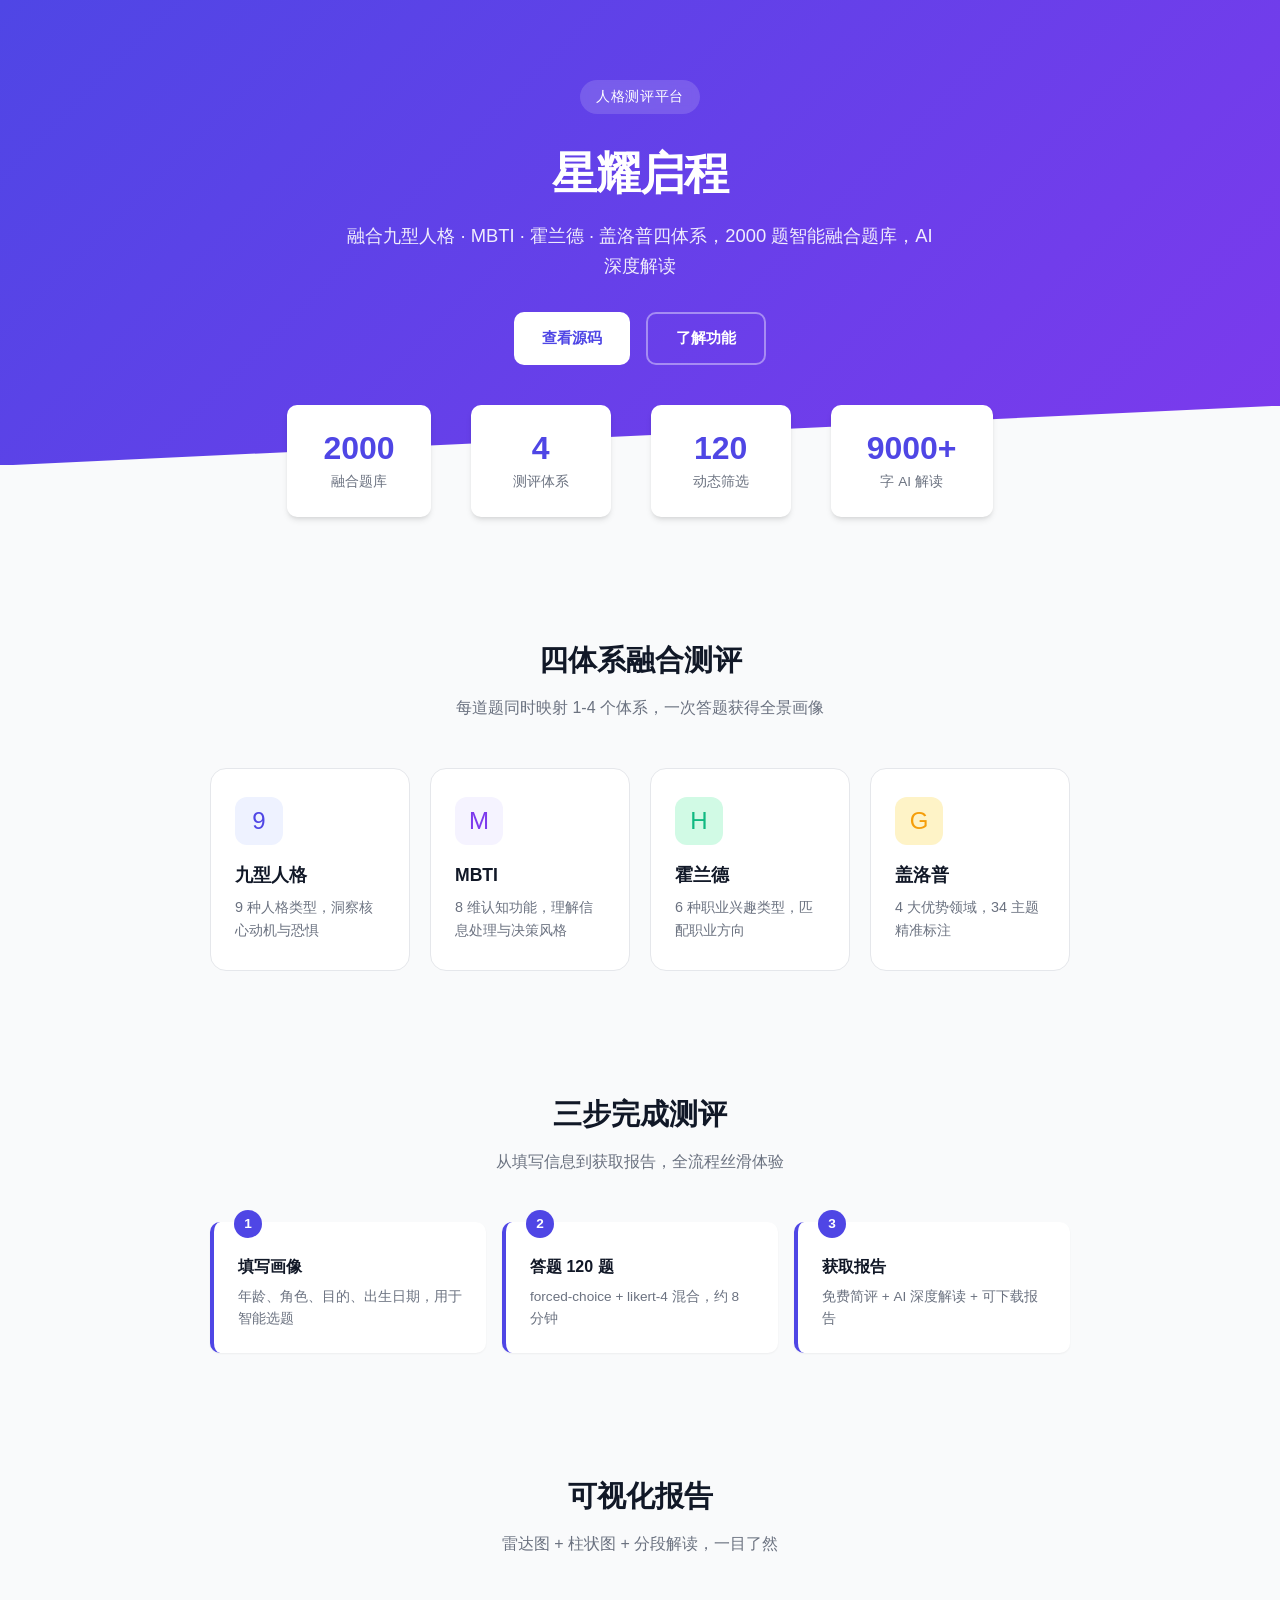
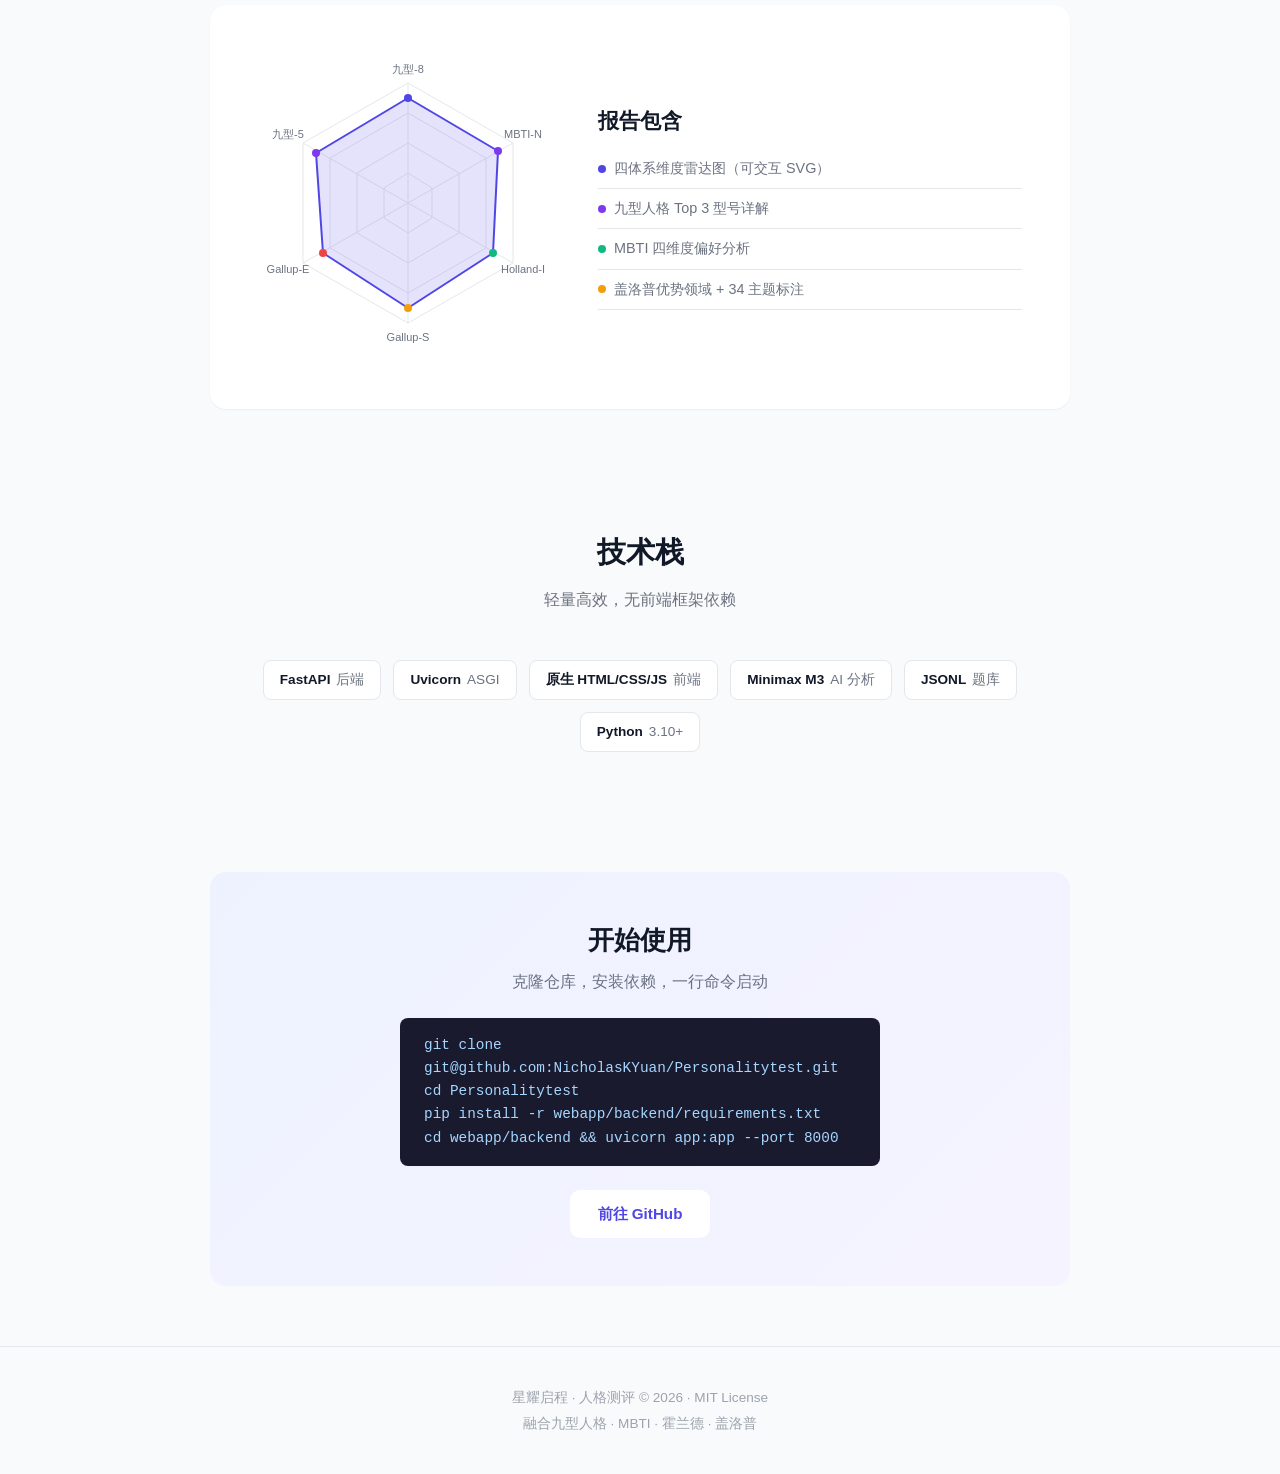
<file: docs/index.html>
<!DOCTYPE html>
<html lang="zh-CN">
<head>
    <meta charset="UTF-8">
    <meta name="viewport" content="width=device-width, initial-scale=1.0">
    <title>星耀启程 · 人格测评</title>
    <style>
        :root {
            --color-primary: #4F46E5;
            --color-primary-hover: #4338CA;
            --color-primary-light: #EEF2FF;
            --color-secondary: #7C3AED;
            --color-secondary-light: #F5F3FF;
            --color-bg: #F9FAFB;
            --color-surface: #FFFFFF;
            --color-border: #E5E7EB;
            --color-text: #111827;
            --color-text-secondary: #6B7280;
            --color-text-muted: #9CA3AF;
            --color-success: #10B981;
            --color-error: #EF4444;
            --color-warning: #F59E0B;
            --shadow-sm: 0 1px 2px rgba(0,0,0,0.05);
            --shadow-md: 0 4px 6px -1px rgba(0,0,0,0.1), 0 2px 4px -2px rgba(0,0,0,0.1);
            --shadow-lg: 0 10px 15px -3px rgba(0,0,0,0.1), 0 4px 6px -4px rgba(0,0,0,0.1);
            --radius-md: 10px;
            --radius-lg: 16px;
            --font-family: -apple-system, BlinkMacSystemFont, "Segoe UI", "PingFang SC", "Hiragino Sans GB", "Microsoft YaHei", "Helvetica Neue", sans-serif;
        }
        * { margin: 0; padding: 0; box-sizing: border-box; }
        html { font-size: 16px; -webkit-font-smoothing: antialiased; -moz-osx-font-smoothing: grayscale; }
        body { font-family: var(--font-family); background: var(--color-bg); color: var(--color-text); line-height: 1.6; }
        a { color: var(--color-primary); text-decoration: none; }
        a:hover { color: var(--color-primary-hover); }

        /* Hero */
        .hero {
            background: linear-gradient(135deg, #4F46E5 0%, #7C3AED 100%);
            color: #fff;
            padding: 80px 20px 100px;
            text-align: center;
            position: relative;
            overflow: hidden;
        }
        .hero::after {
            content: '';
            position: absolute;
            bottom: -1px;
            left: 0;
            right: 0;
            height: 60px;
            background: var(--color-bg);
            clip-path: polygon(0 100%, 100% 100%, 100% 0, 0 60px);
        }
        .hero-badge {
            display: inline-block;
            background: rgba(255,255,255,0.15);
            backdrop-filter: blur(4px);
            padding: 6px 16px;
            border-radius: 20px;
            font-size: 0.85rem;
            margin-bottom: 24px;
            letter-spacing: 0.05em;
        }
        .hero h1 {
            font-size: 2.8rem;
            font-weight: 700;
            margin-bottom: 12px;
            letter-spacing: -0.02em;
        }
        .hero p {
            font-size: 1.15rem;
            opacity: 0.9;
            max-width: 600px;
            margin: 0 auto 32px;
        }
        .hero-buttons {
            display: flex;
            gap: 16px;
            justify-content: center;
            flex-wrap: wrap;
        }
        .btn {
            display: inline-flex;
            align-items: center;
            gap: 8px;
            padding: 12px 28px;
            border-radius: var(--radius-md);
            font-weight: 600;
            font-size: 0.95rem;
            transition: all 0.2s;
            cursor: pointer;
            border: none;
        }
        .btn-primary {
            background: #fff;
            color: var(--color-primary);
        }
        .btn-primary:hover {
            transform: translateY(-2px);
            box-shadow: var(--shadow-lg);
            color: var(--color-primary-hover);
        }
        .btn-outline {
            background: transparent;
            color: #fff;
            border: 2px solid rgba(255,255,255,0.4);
        }
        .btn-outline:hover {
            border-color: #fff;
            background: rgba(255,255,255,0.1);
        }

        /* Container */
        .container {
            max-width: 900px;
            margin: 0 auto;
            padding: 0 20px;
        }

        /* Stats bar */
        .stats-bar {
            display: flex;
            gap: 40px;
            justify-content: center;
            flex-wrap: wrap;
            margin: -60px 20px 60px;
            position: relative;
            z-index: 1;
        }
        .stat-card {
            background: var(--color-surface);
            box-shadow: var(--shadow-md);
            border-radius: var(--radius-md);
            padding: 24px 36px;
            text-align: center;
            min-width: 140px;
        }
        .stat-number {
            font-size: 2rem;
            font-weight: 700;
            color: var(--color-primary);
            line-height: 1.2;
        }
        .stat-label {
            font-size: 0.85rem;
            color: var(--color-text-secondary);
            margin-top: 4px;
        }

        /* Section */
        .section {
            padding: 60px 0;
        }
        .section-title {
            font-size: 1.8rem;
            font-weight: 700;
            text-align: center;
            margin-bottom: 12px;
        }
        .section-subtitle {
            font-size: 1rem;
            color: var(--color-text-secondary);
            text-align: center;
            margin-bottom: 48px;
        }

        /* System cards */
        .systems-grid {
            display: grid;
            grid-template-columns: repeat(auto-fit, minmax(200px, 1fr));
            gap: 20px;
        }
        .system-card {
            background: var(--color-surface);
            border: 1px solid var(--color-border);
            border-radius: var(--radius-lg);
            padding: 28px 24px;
            transition: all 0.2s;
        }
        .system-card:hover {
            border-color: var(--color-primary);
            box-shadow: var(--shadow-md);
            transform: translateY(-2px);
        }
        .system-icon {
            width: 48px;
            height: 48px;
            border-radius: 12px;
            display: flex;
            align-items: center;
            justify-content: center;
            font-size: 1.5rem;
            margin-bottom: 16px;
        }
        .system-card h3 {
            font-size: 1.1rem;
            font-weight: 600;
            margin-bottom: 6px;
        }
        .system-card p {
            font-size: 0.9rem;
            color: var(--color-text-secondary);
        }

        /* Flow */
        .flow-steps {
            display: flex;
            gap: 16px;
            flex-wrap: wrap;
        }
        .flow-step {
            flex: 1;
            min-width: 180px;
            background: var(--color-surface);
            border-radius: var(--radius-md);
            padding: 24px;
            border-left: 4px solid var(--color-primary);
            box-shadow: var(--shadow-sm);
            position: relative;
        }
        .flow-step-num {
            position: absolute;
            top: -12px;
            left: 20px;
            background: var(--color-primary);
            color: #fff;
            width: 28px;
            height: 28px;
            border-radius: 50%;
            display: flex;
            align-items: center;
            justify-content: center;
            font-size: 0.85rem;
            font-weight: 600;
        }
        .flow-step h4 {
            font-size: 1rem;
            font-weight: 600;
            margin: 8px 0 6px;
        }
        .flow-step p {
            font-size: 0.85rem;
            color: var(--color-text-secondary);
        }

        /* Radar chart */
        .radar-section {
            background: var(--color-surface);
            border-radius: var(--radius-lg);
            padding: 48px;
            box-shadow: var(--shadow-sm);
            display: flex;
            gap: 40px;
            align-items: center;
            flex-wrap: wrap;
        }
        .radar-svg {
            flex: 0 0 300px;
            margin: 0 auto;
        }
        .radar-info {
            flex: 1;
            min-width: 250px;
        }
        .radar-info h3 {
            font-size: 1.3rem;
            margin-bottom: 12px;
        }
        .radar-info ul {
            list-style: none;
            padding: 0;
        }
        .radar-info li {
            padding: 8px 0;
            border-bottom: 1px solid var(--color-border);
            font-size: 0.9rem;
            color: var(--color-text-secondary);
            display: flex;
            align-items: center;
            gap: 8px;
        }
        .radar-info li::before {
            content: '';
            width: 8px;
            height: 8px;
            border-radius: 50%;
            flex-shrink: 0;
        }
        .radar-info li:nth-child(1)::before { background: #4F46E5; }
        .radar-info li:nth-child(2)::before { background: #7C3AED; }
        .radar-info li:nth-child(3)::before { background: #10B981; }
        .radar-info li:nth-child(4)::before { background: #F59E0B; }

        /* Tech badges */
        .tech-badges {
            display: flex;
            gap: 12px;
            flex-wrap: wrap;
            justify-content: center;
        }
        .tech-badge {
            background: var(--color-surface);
            border: 1px solid var(--color-border);
            border-radius: 8px;
            padding: 8px 16px;
            font-size: 0.85rem;
            font-weight: 500;
            color: var(--color-text-secondary);
            display: flex;
            align-items: center;
            gap: 6px;
        }
        .tech-badge strong {
            color: var(--color-text);
        }

        /* CTA */
        .cta {
            background: linear-gradient(135deg, var(--color-primary-light) 0%, var(--color-secondary-light) 100%);
            border-radius: var(--radius-lg);
            padding: 48px;
            text-align: center;
            margin: 60px 0;
        }
        .cta h2 {
            font-size: 1.6rem;
            margin-bottom: 8px;
        }
        .cta p {
            color: var(--color-text-secondary);
            margin-bottom: 24px;
        }

        /* Footer */
        footer {
            text-align: center;
            padding: 40px 20px;
            color: var(--color-text-muted);
            font-size: 0.85rem;
            border-top: 1px solid var(--color-border);
        }

        @media (max-width: 600px) {
            .hero h1 { font-size: 2rem; }
            .hero p { font-size: 1rem; }
            .stat-card { padding: 16px 24px; min-width: 110px; }
            .stat-number { font-size: 1.5rem; }
            .radar-section { padding: 24px; }
            .radar-svg { flex: 0 0 220px; }
        }
    </style>
</head>
<body>

<!-- Hero -->
<section class="hero">
    <span class="hero-badge">人格测评平台</span>
    <h1>星耀启程</h1>
    <p>融合九型人格 · MBTI · 霍兰德 · 盖洛普四体系，2000 题智能融合题库，AI 深度解读</p>
    <div class="hero-buttons">
        <a href="https://github.com/NicholasKYuan/Personalitytest" class="btn btn-primary">查看源码</a>
        <a href="#features" class="btn btn-outline">了解功能</a>
    </div>
</section>

<!-- Stats -->
<div class="stats-bar">
    <div class="stat-card">
        <div class="stat-number">2000</div>
        <div class="stat-label">融合题库</div>
    </div>
    <div class="stat-card">
        <div class="stat-number">4</div>
        <div class="stat-label">测评体系</div>
    </div>
    <div class="stat-card">
        <div class="stat-number">120</div>
        <div class="stat-label">动态筛选</div>
    </div>
    <div class="stat-card">
        <div class="stat-number">9000+</div>
        <div class="stat-label">字 AI 解读</div>
    </div>
</div>

<!-- Four Systems -->
<div class="container">
    <section class="section" id="features">
        <h2 class="section-title">四体系融合测评</h2>
        <p class="section-subtitle">每道题同时映射 1-4 个体系，一次答题获得全景画像</p>
        <div class="systems-grid">
            <div class="system-card">
                <div class="system-icon" style="background:var(--color-primary-light);color:var(--color-primary);">9</div>
                <h3>九型人格</h3>
                <p>9 种人格类型，洞察核心动机与恐惧</p>
            </div>
            <div class="system-card">
                <div class="system-icon" style="background:var(--color-secondary-light);color:var(--color-secondary);">M</div>
                <h3>MBTI</h3>
                <p>8 维认知功能，理解信息处理与决策风格</p>
            </div>
            <div class="system-card">
                <div class="system-icon" style="background:#D1FAE5;color:#10B981;">H</div>
                <h3>霍兰德</h3>
                <p>6 种职业兴趣类型，匹配职业方向</p>
            </div>
            <div class="system-card">
                <div class="system-icon" style="background:#FEF3C7;color:#F59E0B;">G</div>
                <h3>盖洛普</h3>
                <p>4 大优势领域，34 主题精准标注</p>
            </div>
        </div>
    </section>

    <!-- Flow -->
    <section class="section">
        <h2 class="section-title">三步完成测评</h2>
        <p class="section-subtitle">从填写信息到获取报告，全流程丝滑体验</p>
        <div class="flow-steps">
            <div class="flow-step">
                <div class="flow-step-num">1</div>
                <h4>填写画像</h4>
                <p>年龄、角色、目的、出生日期，用于智能选题</p>
            </div>
            <div class="flow-step">
                <div class="flow-step-num">2</div>
                <h4>答题 120 题</h4>
                <p>forced-choice + likert-4 混合，约 8 分钟</p>
            </div>
            <div class="flow-step">
                <div class="flow-step-num">3</div>
                <h4>获取报告</h4>
                <p>免费简评 + AI 深度解读 + 可下载报告</p>
            </div>
        </div>
    </section>

    <!-- Radar Sample -->
    <section class="section">
        <h2 class="section-title">可视化报告</h2>
        <p class="section-subtitle">雷达图 + 柱状图 + 分段解读，一目了然</p>
        <div class="radar-section">
            <div class="radar-svg">
                <svg viewBox="0 0 300 300" width="300" height="300">
                    <!-- Grid -->
                    <polygon points="150,30 255,90 255,210 150,270 45,210 45,90" fill="none" stroke="#E5E7EB" stroke-width="1"/>
                    <polygon points="150,60 228,105 228,195 150,240 72,195 72,105" fill="none" stroke="#E5E7EB" stroke-width="1"/>
                    <polygon points="150,90 201,120 201,180 150,210 99,180 99,120" fill="none" stroke="#E5E7EB" stroke-width="1"/>
                    <polygon points="150,120 174,135 174,165 150,180 126,165 126,135" fill="none" stroke="#E5E7EB" stroke-width="1"/>
                    <!-- Axes -->
                    <line x1="150" y1="150" x2="150" y2="30" stroke="#E5E7EB" stroke-width="1"/>
                    <line x1="150" y1="150" x2="255" y2="90" stroke="#E5E7EB" stroke-width="1"/>
                    <line x1="150" y1="150" x2="255" y2="210" stroke="#E5E7EB" stroke-width="1"/>
                    <line x1="150" y1="150" x2="150" y2="270" stroke="#E5E7EB" stroke-width="1"/>
                    <line x1="150" y1="150" x2="45" y2="210" stroke="#E5E7EB" stroke-width="1"/>
                    <line x1="150" y1="150" x2="45" y2="90" stroke="#E5E7EB" stroke-width="1"/>
                    <!-- Data -->
                    <polygon points="150,45 240,98 235,200 150,255 65,200 58,100"
                        fill="rgba(79,70,229,0.15)" stroke="#4F46E5" stroke-width="2" stroke-linejoin="round"/>
                    <!-- Labels -->
                    <text x="150" y="20" text-anchor="middle" font-size="11" fill="#6B7280">九型-8</text>
                    <text x="265" y="85" text-anchor="middle" font-size="11" fill="#6B7280">MBTI-N</text>
                    <text x="265" y="220" text-anchor="middle" font-size="11" fill="#6B7280">Holland-I</text>
                    <text x="150" y="288" text-anchor="middle" font-size="11" fill="#6B7280">Gallup-S</text>
                    <text x="30" y="220" text-anchor="middle" font-size="11" fill="#6B7280">Gallup-E</text>
                    <text x="30" y="85" text-anchor="middle" font-size="11" fill="#6B7280">九型-5</text>
                    <!-- Points -->
                    <circle cx="150" cy="45" r="4" fill="#4F46E5"/>
                    <circle cx="240" cy="98" r="4" fill="#7C3AED"/>
                    <circle cx="235" cy="200" r="4" fill="#10B981"/>
                    <circle cx="150" cy="255" r="4" fill="#F59E0B"/>
                    <circle cx="65" cy="200" r="4" fill="#EF4444"/>
                    <circle cx="58" cy="100" r="4" fill="#7C3AED"/>
                </svg>
            </div>
            <div class="radar-info">
                <h3>报告包含</h3>
                <ul>
                    <li>四体系维度雷达图（可交互 SVG）</li>
                    <li>九型人格 Top 3 型号详解</li>
                    <li>MBTI 四维度偏好分析</li>
                    <li>盖洛普优势领域 + 34 主题标注</li>
                </ul>
            </div>
        </div>
    </section>

    <!-- Tech Stack -->
    <section class="section">
        <h2 class="section-title">技术栈</h2>
        <p class="section-subtitle">轻量高效，无前端框架依赖</p>
        <div class="tech-badges">
            <div class="tech-badge"><strong>FastAPI</strong> 后端</div>
            <div class="tech-badge"><strong>Uvicorn</strong> ASGI</div>
            <div class="tech-badge"><strong>原生 HTML/CSS/JS</strong> 前端</div>
            <div class="tech-badge"><strong>Minimax M3</strong> AI 分析</div>
            <div class="tech-badge"><strong>JSONL</strong> 题库</div>
            <div class="tech-badge"><strong>Python</strong> 3.10+</div>
        </div>
    </section>

    <!-- CTA -->
    <div class="cta">
        <h2>开始使用</h2>
        <p>克隆仓库，安装依赖，一行命令启动</p>
        <div style="background:#1a1a2e;color:#a5d6ff;padding:16px 24px;border-radius:8px;font-family:monospace;font-size:0.9rem;margin:16px auto;max-width:480px;text-align:left;">
            git clone git@github.com:NicholasKYuan/Personalitytest.git<br>
            cd Personalitytest<br>
            pip install -r webapp/backend/requirements.txt<br>
            cd webapp/backend && uvicorn app:app --port 8000
        </div>
        <a href="https://github.com/NicholasKYuan/Personalitytest" class="btn btn-primary" style="margin-top:8px;">前往 GitHub</a>
    </div>
</div>

<footer>
    <p>星耀启程 · 人格测评 &copy; 2026 · MIT License</p>
    <p style="margin-top:4px;">融合九型人格 · MBTI · 霍兰德 · 盖洛普</p>
</footer>

</body>
</html>
</file>
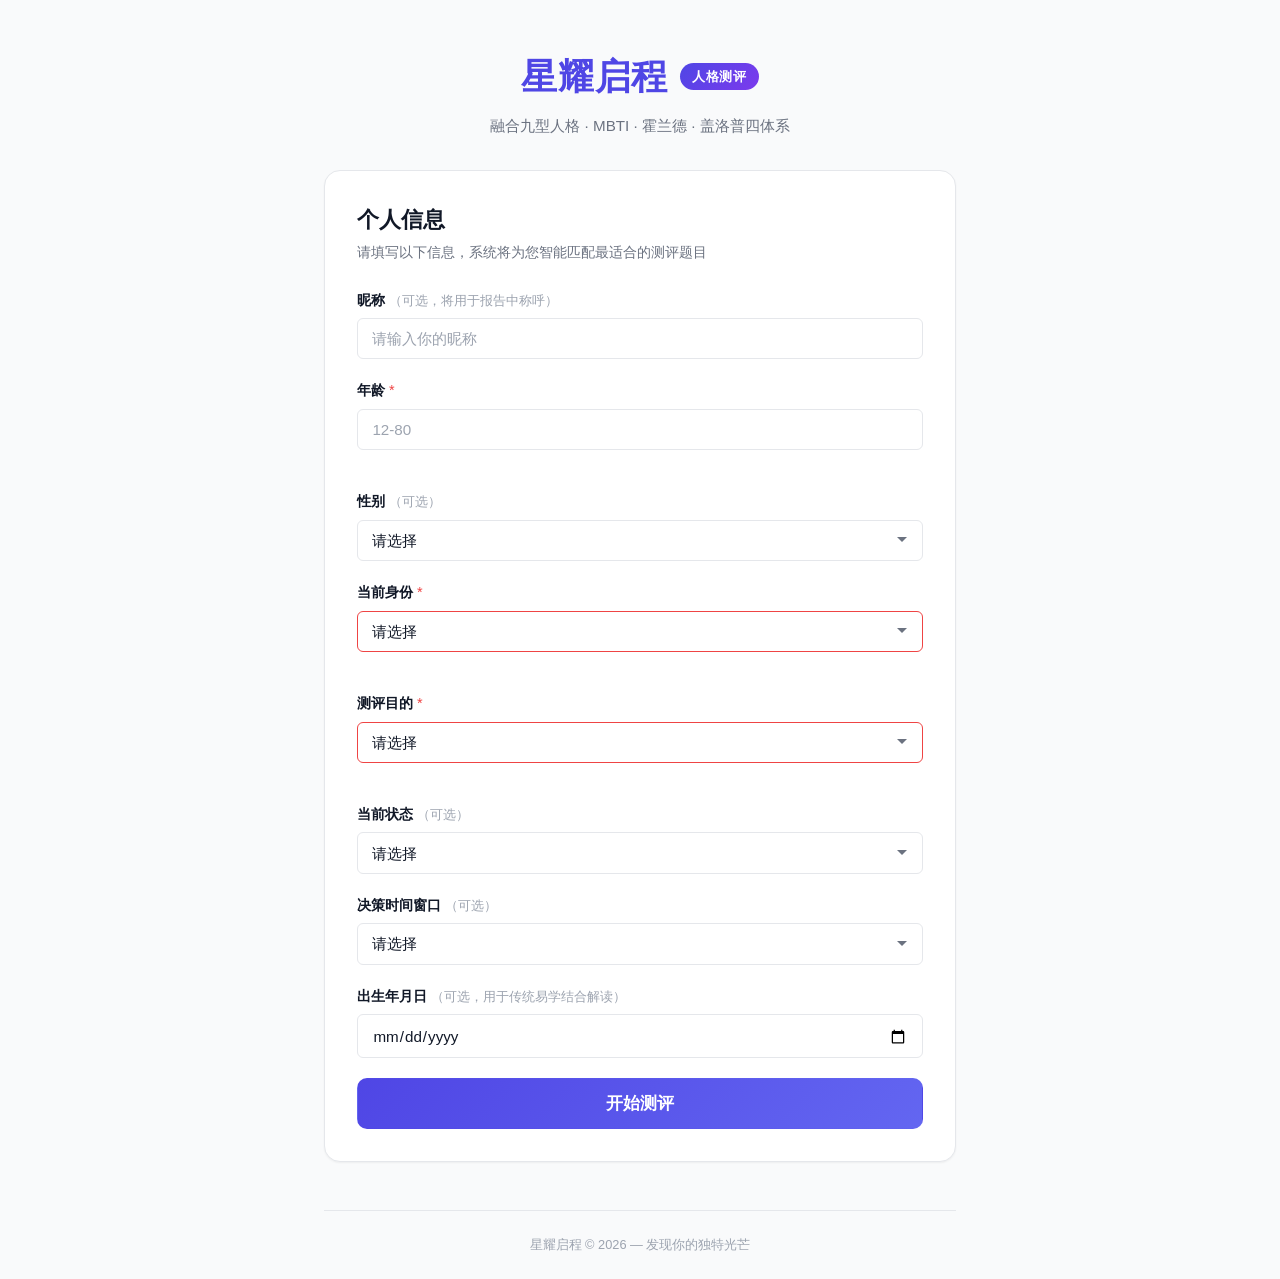
<file: webapp/frontend/index.html>
<!DOCTYPE html>
<html lang="zh-CN">
<head>
    <meta charset="UTF-8">
    <meta name="viewport" content="width=device-width, initial-scale=1.0">
    <title>星耀启程 · 人格测评</title>
    <link rel="stylesheet" href="css/style.css">
</head>
<body>
    <div class="app-container">
        <!-- 顶部标题区 -->
        <header class="app-header">
            <div class="header-brand">
                <h1 class="app-title">星耀启程</h1>
                <span class="header-badge">人格测评</span>
            </div>
            <p class="app-subtitle">融合九型人格 · MBTI · 霍兰德 · 盖洛普四体系</p>
        </header>

        <main class="app-main">

            <!-- ===================== Step 1: 个人信息填写 ===================== -->
            <section id="step-profile" class="step step--active">
                <div class="card">
                    <h2 class="card-title">个人信息</h2>
                    <p class="card-desc">请填写以下信息，系统将为您智能匹配最适合的测评题目</p>

                    <form id="profile-form" novalidate>
                        <!-- 昵称 -->
                        <div class="form-group">
                            <label class="form-label" for="field-name">
                                昵称
                                <span class="form-label-hint">（可选，将用于报告中称呼）</span>
                            </label>
                            <input type="text" id="field-name" class="form-input"
                                   placeholder="请输入你的昵称" maxlength="20" autocomplete="off">
                        </div>

                        <!-- 年龄 -->
                        <div class="form-group">
                            <label class="form-label" for="field-age">
                                年龄 <span class="form-required">*</span>
                            </label>
                            <input type="number" id="field-age" class="form-input"
                                   placeholder="12-80" min="12" max="80" required autocomplete="off">
                            <span class="form-error" id="error-age"></span>
                        </div>

                        <!-- 性别 -->
                        <div class="form-group">
                            <label class="form-label" for="field-gender">
                                性别
                                <span class="form-label-hint">（可选）</span>
                            </label>
                            <select id="field-gender" class="form-input">
                                <option value="">请选择</option>
                                <option value="male">男</option>
                                <option value="female">女</option>
                                <option value="other">其他</option>
                                <option value="prefer-not-to-say">不愿透露</option>
                            </select>
                        </div>

                        <!-- 当前身份 -->
                        <div class="form-group">
                            <label class="form-label" for="field-role">
                                当前身份 <span class="form-required">*</span>
                            </label>
                            <select id="field-role" class="form-input" required>
                                <option value="">请选择</option>
                                <option value="student-junior-high">初中生</option>
                                <option value="student-senior-high">高中生</option>
                                <option value="student-undergrad">本科生</option>
                                <option value="student-grad">硕士生</option>
                                <option value="student-phd">博士生</option>
                                <option value="employed">在职人士</option>
                                <option value="freelancer">自由职业者</option>
                                <option value="entrepreneur">创业者</option>
                                <option value="parent">家长</option>
                                <option value="job-seeker">求职者</option>
                            </select>
                            <span class="form-error" id="error-role"></span>
                        </div>

                        <!-- 测评目的 -->
                        <div class="form-group">
                            <label class="form-label" for="field-purpose">
                                测评目的 <span class="form-required">*</span>
                            </label>
                            <select id="field-purpose" class="form-input" required>
                                <option value="">请选择</option>
                                <option value="career-planning">职业规划</option>
                                <option value="study-direction">学习方向选择</option>
                                <option value="study-abroad-planning">留学规划</option>
                                <option value="graduate-school-planning">考研/保研规划</option>
                                <option value="self-exploration">自我探索</option>
                                <option value="relationship-insight">人际关系洞察</option>
                                <option value="leadership-growth">领导力成长</option>
                                <option value="entrepreneur-fit">创业适配评估</option>
                                <option value="academic-stress-relief">学业压力舒缓</option>
                                <option value="parent-understanding-child">了解孩子</option>
                            </select>
                            <span class="form-error" id="error-purpose"></span>
                        </div>

                        <!-- 当前状态 -->
                        <div class="form-group">
                            <label class="form-label" for="field-current-state">
                                当前状态
                                <span class="form-label-hint">（可选）</span>
                            </label>
                            <select id="field-current-state" class="form-input">
                                <option value="">请选择</option>
                                <option value="stable">稳定期 — 生活工作平稳有序</option>
                                <option value="transition">过渡期 — 正在经历变化</option>
                                <option value="stress">压力期 — 感到较大压力</option>
                                <option value="stuck">迷茫期 — 方向不太清晰</option>
                                <option value="growth-seeking">成长期 — 渴望突破和提升</option>
                            </select>
                        </div>

                        <!-- 决策时间窗口 -->
                        <div class="form-group">
                            <label class="form-label" for="field-decision-horizon">
                                决策时间窗口
                                <span class="form-label-hint">（可选）</span>
                            </label>
                            <select id="field-decision-horizon" class="form-input">
                                <option value="">请选择</option>
                                <option value="immediate">即刻 — 马上要做决定</option>
                                <option value="within-1-year">1年内</option>
                                <option value="1-3-years">1-3年</option>
                                <option value="3-plus-years">3年以上</option>
                            </select>
                        </div>

                        <!-- 出生年月日 -->
                        <div class="form-group">
                            <label class="form-label" for="field-birth-date">
                                出生年月日
                                <span class="form-label-hint">（可选，用于传统易学结合解读）</span>
                            </label>
                            <input type="date" id="field-birth-date" class="form-input"
                                   min="1940-01-01" max="2014-12-31" autocomplete="off">
                        </div>

                        <button type="submit" class="btn btn-primary btn-lg btn-full" id="btn-start">
                            开始测评
                        </button>
                    </form>
                </div>
            </section>

            <!-- ===================== Step 2: 答题页 ===================== -->
            <section id="step-quiz" class="step">
                <!-- 进度条 -->
                <div class="quiz-progress" id="quiz-progress">
                    <div class="progress-info">
                        <span class="progress-label" id="progress-text">第 1 / 120 题</span>
                        <span class="progress-percent" id="progress-percent">1%</span>
                    </div>
                    <div class="progress-track">
                        <div class="progress-fill" id="progress-fill"></div>
                    </div>
                </div>

                <!-- 题目卡片 -->
                <div class="card question-card" id="question-card">
                    <div class="question-loading" id="question-loading">
                        <div class="spinner"></div>
                        <p>正在为您生成测评题目...</p>
                    </div>

                    <div class="question-body" id="question-body" style="display:none;">
                        <div class="question-meta">
                            <div class="question-category" id="question-category"></div>
                            <span class="question-scale-badge" id="question-scale" style="display:none;"></span>
                        </div>
                        <h3 class="question-stem" id="question-stem"></h3>
                        <p class="question-hint">相信你的第一直觉，没有对错之分</p>
                        <div class="options-grid" id="options-grid">
                            <!-- 动态生成选项按钮 -->
                        </div>
                        <div class="question-nav">
                            <button class="btn btn-secondary" id="btn-prev" disabled>
                                ← 上一题
                            </button>
                            <button class="btn btn-primary" id="btn-submit-quiz" style="display:none;">
                                提交答案
                            </button>
                        </div>
                    </div>
                </div>
            </section>

            <!-- ===================== Step 3: 结果页 ===================== -->
            <section id="step-results" class="step">
                <div class="results-loading" id="results-loading">
                    <div class="spinner spinner-lg"></div>
                    <p>正在分析你的测评结果...</p>
                </div>

                <div class="results-content" id="results-content" style="display:none;">
                    <h2 class="results-title">你的测评结果</h2>

                    <!-- 免费区：四体系卡片 -->
                    <div class="results-grid" id="results-grid">
                        <!-- 九型人格 -->
                        <div class="result-card result-card--enneagram">
                            <div class="result-card-header">
                                <span class="result-card-icon">🎭</span>
                                <h3>九型人格</h3>
                            </div>
                            <div class="result-card-body" id="result-enneagram">
                                <div class="result-type">
                                    <span class="type-number" id="enneagram-number"></span>
                                    <span class="type-name" id="enneagram-name"></span>
                                </div>
                            </div>
                        </div>

                        <!-- MBTI -->
                        <div class="result-card result-card--mbti">
                            <div class="result-card-header">
                                <span class="result-card-icon">🧩</span>
                                <h3>MBTI</h3>
                            </div>
                            <div class="result-card-body" id="result-mbti">
                                <div class="result-type-code" id="mbti-type"></div>
                            </div>
                        </div>

                        <!-- 霍兰德 -->
                        <div class="result-card result-card--holland">
                            <div class="result-card-header">
                                <span class="result-card-icon">🧭</span>
                                <h3>霍兰德</h3>
                            </div>
                            <div class="result-card-body" id="result-holland">
                                <div class="result-type-code" id="holland-code"></div>
                            </div>
                        </div>

                        <!-- 盖洛普 -->
                        <div class="result-card result-card--gallup">
                            <div class="result-card-header">
                                <span class="result-card-icon">🏆</span>
                                <h3>盖洛普优势</h3>
                            </div>
                            <div class="result-card-body" id="result-gallup">
                                <div class="gallup-domain" id="gallup-domain"></div>
                                <div class="gallup-themes" id="gallup-themes"></div>
                            </div>
                        </div>
                    </div>

                    <!-- 免费简述 -->
                    <div class="free-summary card" id="free-summary-section">
                        <h3 class="summary-title">简要解读</h3>
                        <p class="summary-text" id="free-summary-text"></p>
                    </div>

                    <!-- 付费区：深度分析 -->
                    <div class="paid-section" id="paid-section">
                        <div class="paid-overlay" id="paid-overlay">
                            <div class="paid-overlay-content">
                                <div class="paid-icon">🔍</div>
                                <h3>解锁完整深度解读</h3>
                                <p>获取四体系的 AI 深度分析、综合交叉解读，以及传统易学结合解读（命理与心理的呼应）</p>
                                <button class="btn btn-primary btn-lg" id="btn-unlock">
                                    立即解锁
                                </button>
                            </div>
                        </div>
                        <div class="analysis-loading" id="analysis-loading" style="display:none;">
                            <div class="spinner"></div>
                            <p>AI 正在生成深度分析...</p>
                        </div>
                        <div class="analysis-content" id="analysis-content" style="display:none;">
                            <!-- 动态渲染章节 -->
                        </div>

                        <!-- 下载报告区 -->
                        <div class="download-section" id="download-section" style="display:none;">
                            <button class="btn btn-primary btn-lg btn-full" id="btn-download-report">
                                下载图文报告
                            </button>
                            <p class="download-hint">生成可分享的完整 HTML 报告，含图表与深度解读</p>
                        </div>
                    </div>
                </div>
            </section>

        </main>

        <!-- 底部 -->
        <footer class="app-footer">
            <p>星耀启程 &copy; 2026 &mdash; 发现你的独特光芒</p>
        </footer>
    </div>

    <script src="js/app.js"></script>
</body>
</html>
</file>
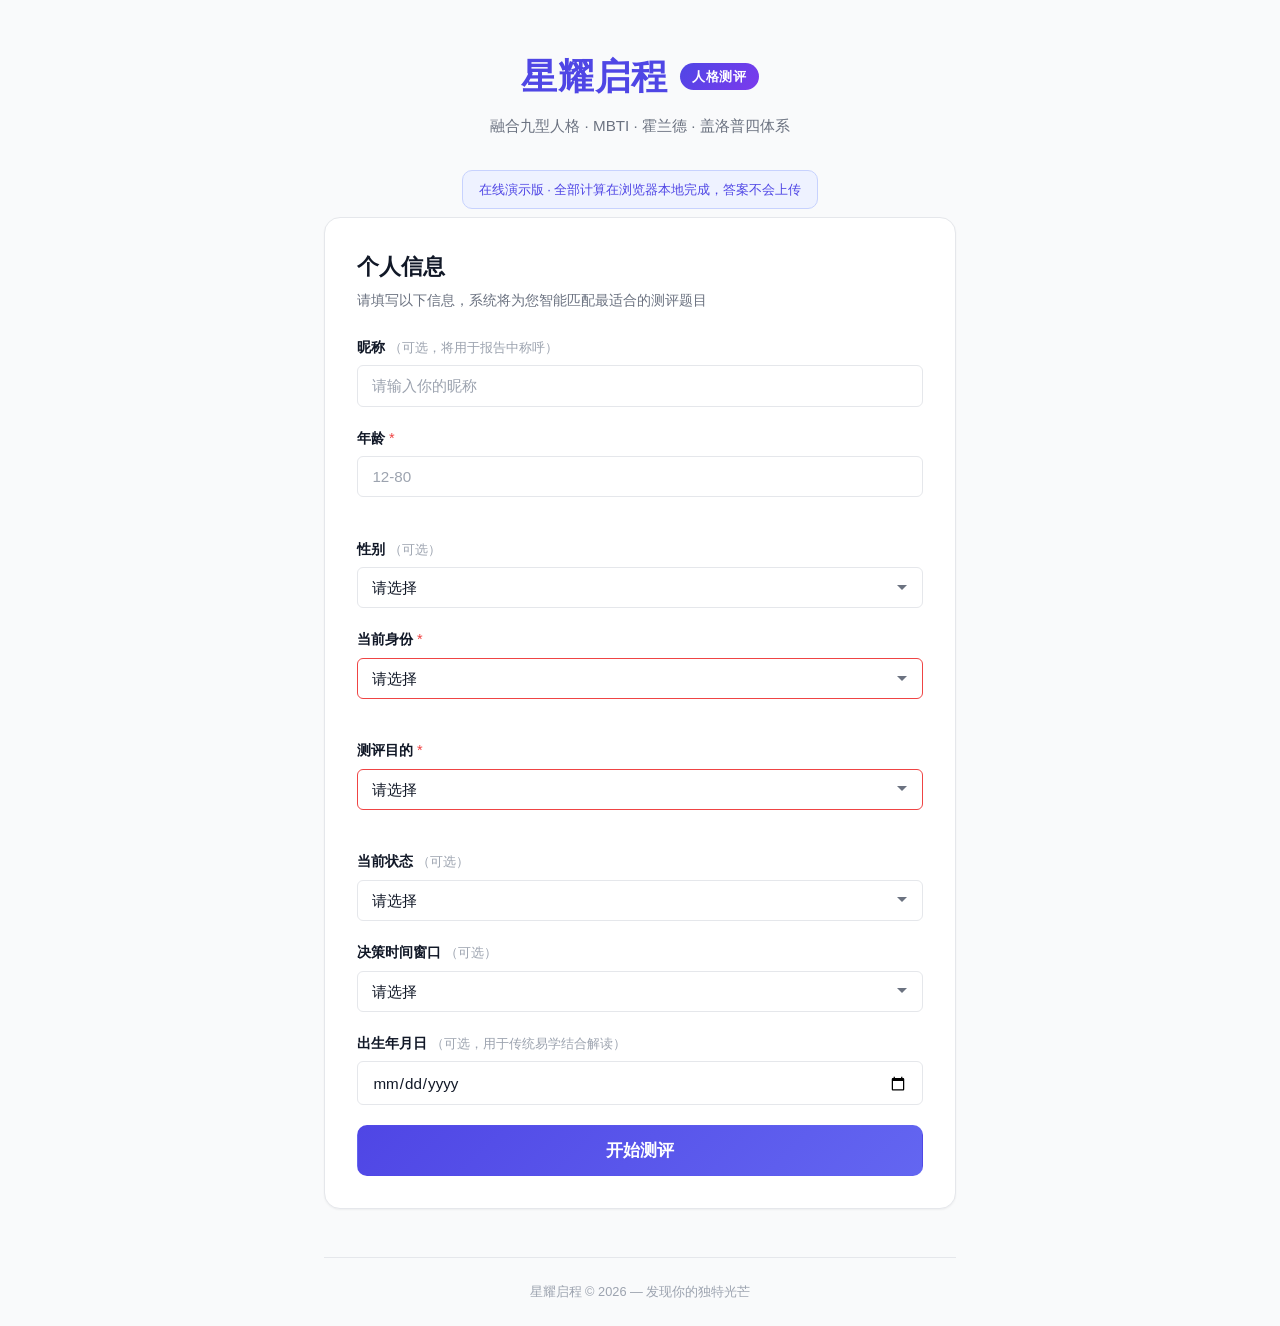
<file: docs/app.html>
<!DOCTYPE html>
<html lang="zh-CN">
<head>
    <meta charset="UTF-8">
    <meta name="viewport" content="width=device-width, initial-scale=1.0">
    <title>星耀启程 · 人格测评（在线演示版）</title>
    <link rel="icon" href="data:image/svg+xml,<svg xmlns=%27http://www.w3.org/2000/svg%27 viewBox=%270 0 100 100%27><text y=%2780%27 font-size=%2780%27>&#127775;</text></svg>">
    <link rel="stylesheet" href="./css/style.css">
</head>
<body>
    <div class="app-container">
        <!-- 顶部标题区 -->
        <header class="app-header">
            <div class="header-brand">
                <h1 class="app-title">星耀启程</h1>
                <span class="header-badge">人格测评</span>
            </div>
            <p class="app-subtitle">融合九型人格 · MBTI · 霍兰德 · 盖洛普四体系</p>
        </header>

        <!-- 演示横幅 -->
        <div class="demo-banner">在线演示版 · 全部计算在浏览器本地完成，答案不会上传</div>

        <main class="app-main">

            <!-- ===================== Step 1: 个人信息填写 ===================== -->
            <section id="step-profile" class="step step--active">
                <div class="card">
                    <h2 class="card-title">个人信息</h2>
                    <p class="card-desc">请填写以下信息，系统将为您智能匹配最适合的测评题目</p>

                    <form id="profile-form" novalidate>
                        <!-- 昵称 -->
                        <div class="form-group">
                            <label class="form-label" for="field-name">
                                昵称
                                <span class="form-label-hint">（可选，将用于报告中称呼）</span>
                            </label>
                            <input type="text" id="field-name" class="form-input"
                                   placeholder="请输入你的昵称" maxlength="20" autocomplete="off">
                        </div>

                        <!-- 年龄 -->
                        <div class="form-group">
                            <label class="form-label" for="field-age">
                                年龄 <span class="form-required">*</span>
                            </label>
                            <input type="number" id="field-age" class="form-input"
                                   placeholder="12-80" min="12" max="80" required autocomplete="off">
                            <span class="form-error" id="error-age"></span>
                        </div>

                        <!-- 性别 -->
                        <div class="form-group">
                            <label class="form-label" for="field-gender">
                                性别
                                <span class="form-label-hint">（可选）</span>
                            </label>
                            <select id="field-gender" class="form-input">
                                <option value="">请选择</option>
                                <option value="male">男</option>
                                <option value="female">女</option>
                                <option value="other">其他</option>
                                <option value="prefer-not-to-say">不愿透露</option>
                            </select>
                        </div>

                        <!-- 当前身份 -->
                        <div class="form-group">
                            <label class="form-label" for="field-role">
                                当前身份 <span class="form-required">*</span>
                            </label>
                            <select id="field-role" class="form-input" required>
                                <option value="">请选择</option>
                                <option value="student-junior-high">初中生</option>
                                <option value="student-senior-high">高中生</option>
                                <option value="student-undergrad">本科生</option>
                                <option value="student-grad">硕士生</option>
                                <option value="student-phd">博士生</option>
                                <option value="employed">在职人士</option>
                                <option value="freelancer">自由职业者</option>
                                <option value="entrepreneur">创业者</option>
                                <option value="parent">家长</option>
                                <option value="job-seeker">求职者</option>
                            </select>
                            <span class="form-error" id="error-role"></span>
                        </div>

                        <!-- 测评目的 -->
                        <div class="form-group">
                            <label class="form-label" for="field-purpose">
                                测评目的 <span class="form-required">*</span>
                            </label>
                            <select id="field-purpose" class="form-input" required>
                                <option value="">请选择</option>
                                <option value="career-planning">职业规划</option>
                                <option value="study-direction">学习方向选择</option>
                                <option value="study-abroad-planning">留学规划</option>
                                <option value="graduate-school-planning">考研/保研规划</option>
                                <option value="self-exploration">自我探索</option>
                                <option value="relationship-insight">人际关系洞察</option>
                                <option value="leadership-growth">领导力成长</option>
                                <option value="entrepreneur-fit">创业适配评估</option>
                                <option value="academic-stress-relief">学业压力舒缓</option>
                                <option value="parent-understanding-child">了解孩子</option>
                            </select>
                            <span class="form-error" id="error-purpose"></span>
                        </div>

                        <!-- 当前状态 -->
                        <div class="form-group">
                            <label class="form-label" for="field-current-state">
                                当前状态
                                <span class="form-label-hint">（可选）</span>
                            </label>
                            <select id="field-current-state" class="form-input">
                                <option value="">请选择</option>
                                <option value="stable">稳定期 — 生活工作平稳有序</option>
                                <option value="transition">过渡期 — 正在经历变化</option>
                                <option value="stress">压力期 — 感到较大压力</option>
                                <option value="stuck">迷茫期 — 方向不太清晰</option>
                                <option value="growth-seeking">成长期 — 渴望突破和提升</option>
                            </select>
                        </div>

                        <!-- 决策时间窗口 -->
                        <div class="form-group">
                            <label class="form-label" for="field-decision-horizon">
                                决策时间窗口
                                <span class="form-label-hint">（可选）</span>
                            </label>
                            <select id="field-decision-horizon" class="form-input">
                                <option value="">请选择</option>
                                <option value="immediate">即刻 — 马上要做决定</option>
                                <option value="within-1-year">1年内</option>
                                <option value="1-3-years">1-3年</option>
                                <option value="3-plus-years">3年以上</option>
                            </select>
                        </div>

                        <!-- 出生年月日 -->
                        <div class="form-group">
                            <label class="form-label" for="field-birth-date">
                                出生年月日
                                <span class="form-label-hint">（可选，用于传统易学结合解读）</span>
                            </label>
                            <input type="date" id="field-birth-date" class="form-input"
                                   min="1940-01-01" max="2014-12-31" autocomplete="off">
                        </div>

                        <button type="submit" class="btn btn-primary btn-lg btn-full" id="btn-start">
                            开始测评
                        </button>
                    </form>
                </div>
            </section>

            <!-- ===================== Step 2: 答题页 ===================== -->
            <section id="step-quiz" class="step">
                <!-- 进度条 -->
                <div class="quiz-progress" id="quiz-progress">
                    <div class="progress-info">
                        <span class="progress-label" id="progress-text">第 1 / 120 题</span>
                        <span class="progress-percent" id="progress-percent">1%</span>
                    </div>
                    <div class="progress-track">
                        <div class="progress-fill" id="progress-fill"></div>
                    </div>
                </div>

                <!-- 题目卡片 -->
                <div class="card question-card" id="question-card">
                    <div class="question-loading" id="question-loading">
                        <div class="spinner"></div>
                        <p>正在为您生成测评题目...</p>
                    </div>

                    <div class="question-body" id="question-body" style="display:none;">
                        <div class="question-meta">
                            <div class="question-category" id="question-category"></div>
                            <span class="question-scale-badge" id="question-scale" style="display:none;"></span>
                        </div>
                        <h3 class="question-stem" id="question-stem"></h3>
                        <p class="question-hint">相信你的第一直觉，没有对错之分</p>
                        <div class="options-grid" id="options-grid">
                            <!-- 动态生成选项按钮 -->
                        </div>
                        <div class="question-nav">
                            <button class="btn btn-secondary" id="btn-prev" disabled>
                                ← 上一题
                            </button>
                            <button class="btn btn-primary" id="btn-submit-quiz" style="display:none;">
                                提交答案
                            </button>
                        </div>
                    </div>
                </div>
            </section>

            <!-- ===================== Step 3: 结果页 ===================== -->
            <section id="step-results" class="step">
                <div class="results-loading" id="results-loading">
                    <div class="spinner spinner-lg"></div>
                    <p>正在分析你的测评结果...</p>
                </div>

                <div class="results-content" id="results-content" style="display:none;">
                    <h2 class="results-title">你的测评结果</h2>

                    <!-- 免费区：四体系卡片 -->
                    <div class="results-grid" id="results-grid">
                        <!-- 九型人格 -->
                        <div class="result-card result-card--enneagram">
                            <div class="result-card-header">
                                <span class="result-card-icon">🎭</span>
                                <h3>九型人格</h3>
                            </div>
                            <div class="result-card-body" id="result-enneagram">
                                <div class="result-type">
                                    <span class="type-number" id="enneagram-number"></span>
                                    <span class="type-name" id="enneagram-name"></span>
                                </div>
                            </div>
                        </div>

                        <!-- MBTI -->
                        <div class="result-card result-card--mbti">
                            <div class="result-card-header">
                                <span class="result-card-icon">🧩</span>
                                <h3>MBTI</h3>
                            </div>
                            <div class="result-card-body" id="result-mbti">
                                <div class="result-type-code" id="mbti-type"></div>
                            </div>
                        </div>

                        <!-- 霍兰德 -->
                        <div class="result-card result-card--holland">
                            <div class="result-card-header">
                                <span class="result-card-icon">🧭</span>
                                <h3>霍兰德</h3>
                            </div>
                            <div class="result-card-body" id="result-holland">
                                <div class="result-type-code" id="holland-code"></div>
                            </div>
                        </div>

                        <!-- 盖洛普 -->
                        <div class="result-card result-card--gallup">
                            <div class="result-card-header">
                                <span class="result-card-icon">🏆</span>
                                <h3>盖洛普优势</h3>
                            </div>
                            <div class="result-card-body" id="result-gallup">
                                <div class="gallup-domain" id="gallup-domain"></div>
                                <div class="gallup-themes" id="gallup-themes"></div>
                            </div>
                        </div>
                    </div>

                    <!-- 免费简述 -->
                    <div class="free-summary card" id="free-summary-section">
                        <h3 class="summary-title">简要解读</h3>
                        <p class="summary-text" id="free-summary-text"></p>
                    </div>

                    <!-- 演示版说明卡片（在线版无 AI 深度解读） -->
                    <div class="paid-section" id="paid-section">
                        <div class="demo-card" id="demo-card">
                            <div class="demo-card-icon">💡</div>
                            <h3>AI 深度解读（演示版说明）</h3>
                            <p>
                                当前为 GitHub Pages 在线演示版，没有后端服务：选题、评分与报告
                                全部在你的浏览器本地完成，答案不会上传到任何服务器。
                            </p>
                            <p>
                                AI 深度分析（四体系交叉解读、传统易学结合解读）依赖大模型接口，
                                需要部署完整版（FastAPI 后端）才能使用。部署方法见仓库
                                <code>README.md</code> 中 webapp 一节的说明。
                            </p>
                        </div>

                        <!-- 下载报告区 -->
                        <div class="download-section" id="download-section">
                            <button class="btn btn-primary btn-lg btn-full" id="btn-download-report">
                                下载图文报告
                            </button>
                            <p class="download-hint">在浏览器本地生成可分享的完整 HTML 报告，含图表与四体系得分</p>
                        </div>
                    </div>
                </div>
            </section>

        </main>

        <!-- 底部 -->
        <footer class="app-footer">
            <p>星耀启程 &copy; 2026 &mdash; 发现你的独特光芒</p>
        </footer>
    </div>

    <script src="./js/engine.js"></script>
    <script src="./js/app.js"></script>
</body>
</html>
</file>
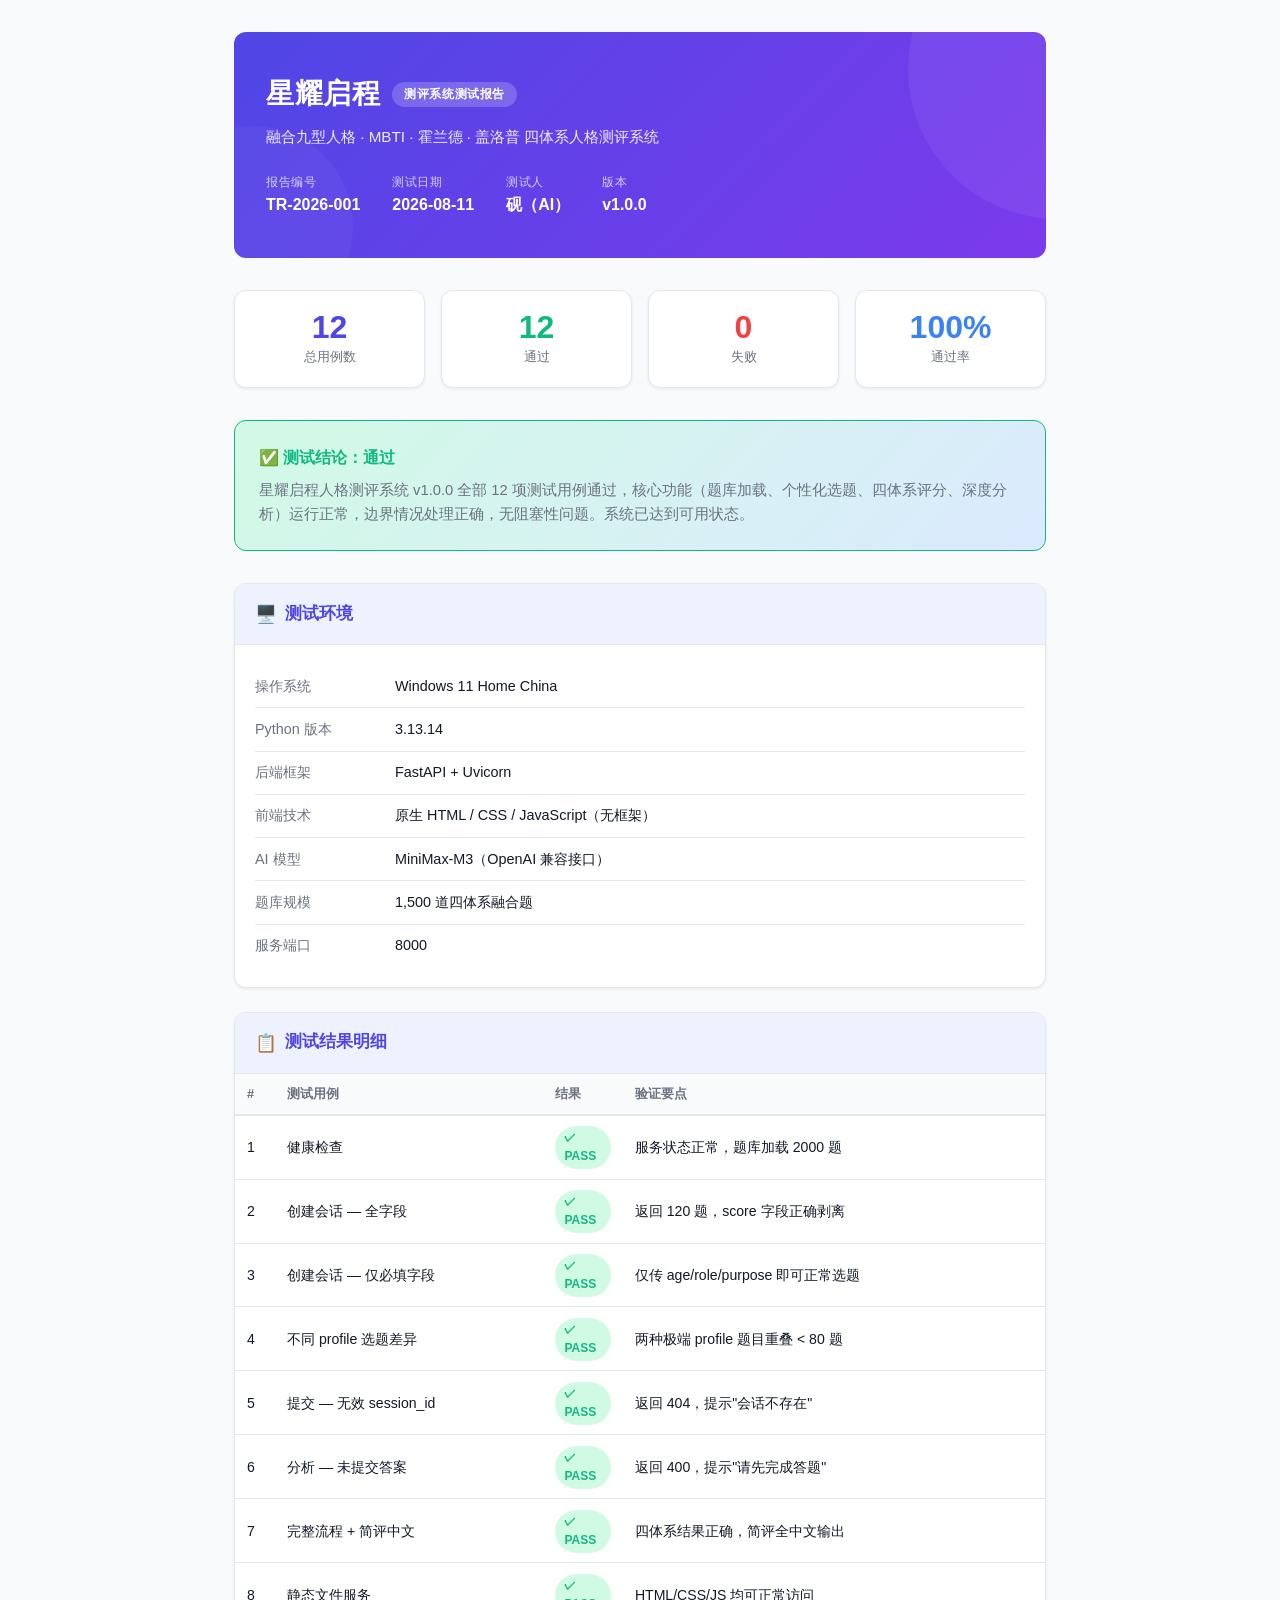
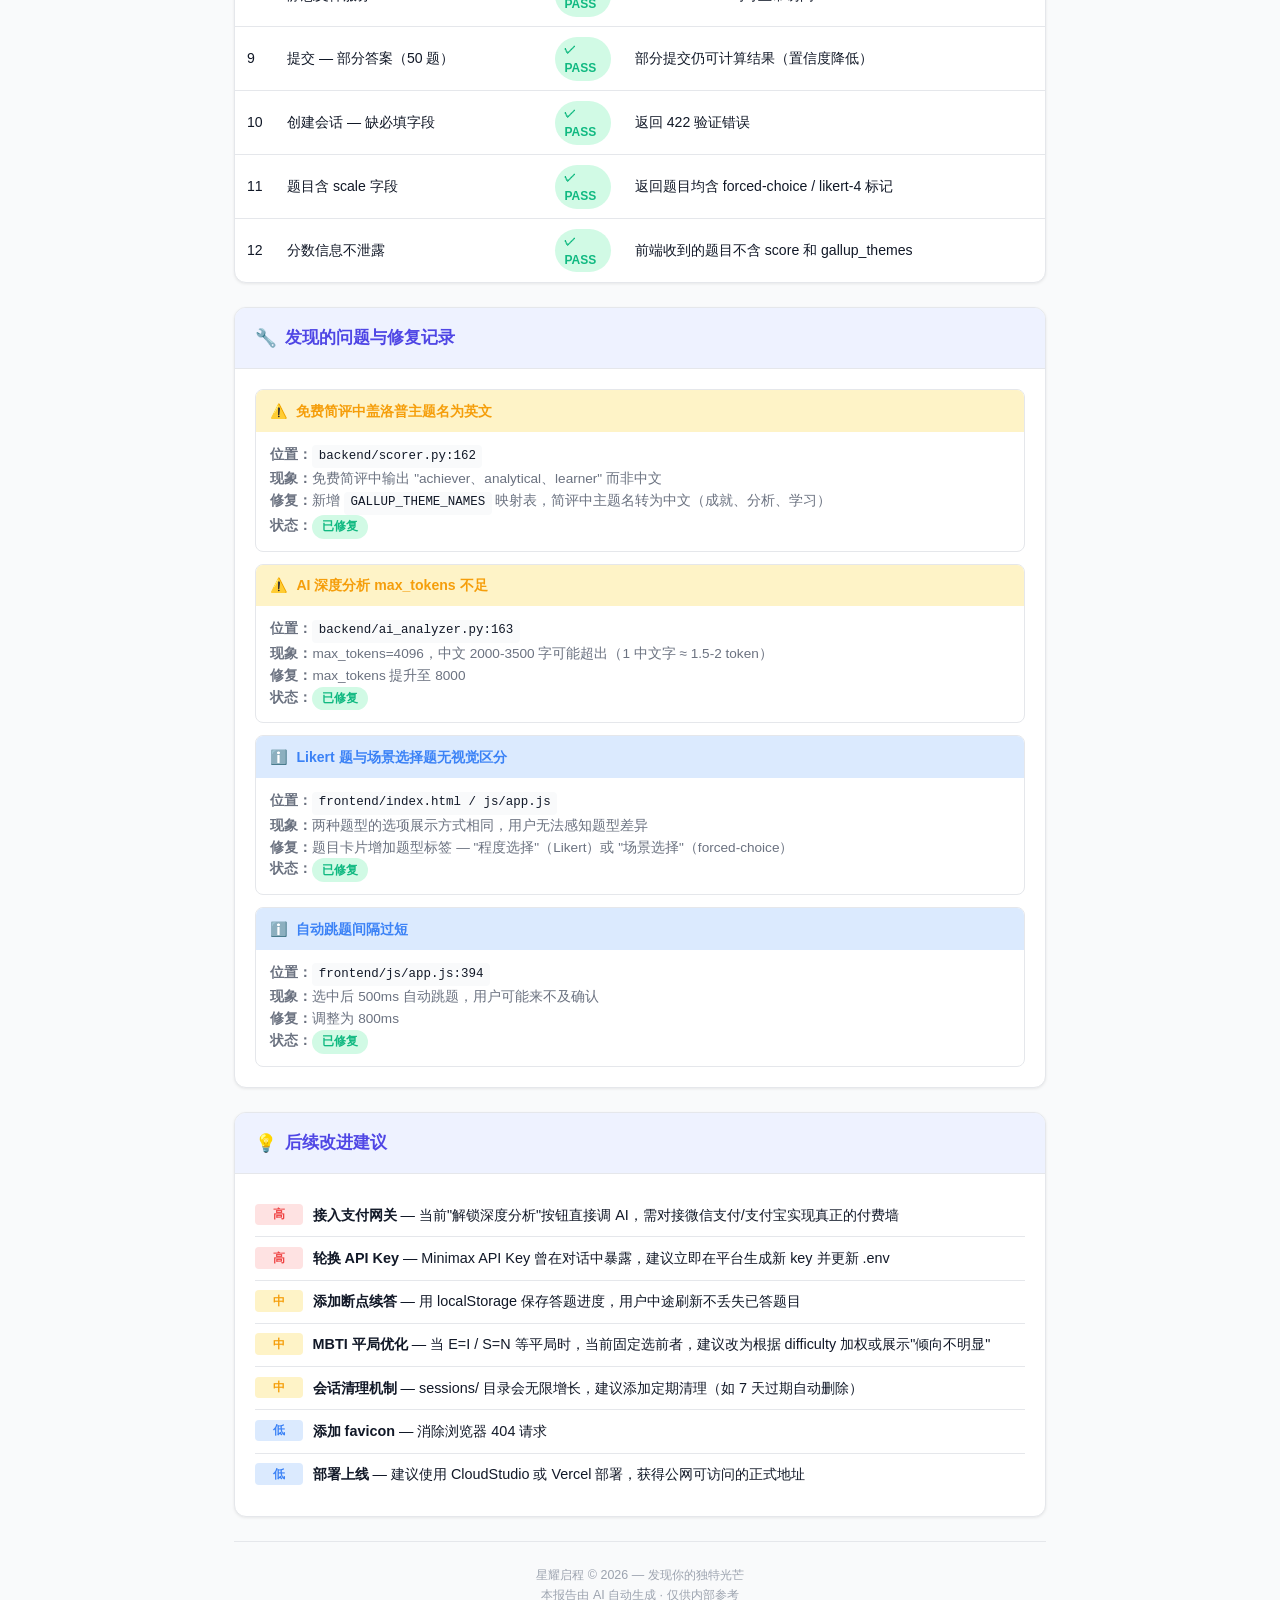
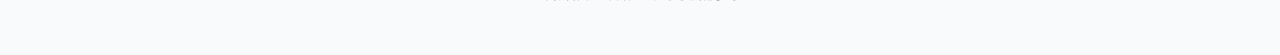
<file: webapp/测试报告模板.html>
<!DOCTYPE html>
<html lang="zh-CN">
<head>
    <meta charset="UTF-8">
    <meta name="viewport" content="width=device-width, initial-scale=1.0">
    <title>星耀启程 · 测评系统测试报告</title>
    <style>
        /* ===== CSS 变量 ===== */
        :root {
            --primary: #4F46E5;
            --primary-hover: #4338CA;
            --primary-light: #EEF2FF;
            --secondary: #7C3AED;
            --secondary-light: #F5F3FF;
            --bg: #F9FAFB;
            --surface: #FFFFFF;
            --border: #E5E7EB;
            --text: #111827;
            --text-secondary: #6B7280;
            --text-muted: #9CA3AF;
            --success: #10B981;
            --success-light: #D1FAE5;
            --error: #EF4444;
            --error-light: #FEE2E2;
            --warning: #F59E0B;
            --warning-light: #FEF3C7;
            --info: #3B82F6;
            --info-light: #DBEAFE;
            --radius: 8px;
            --radius-lg: 12px;
            --shadow: 0 1px 3px rgba(0,0,0,0.08);
            --shadow-md: 0 4px 6px -1px rgba(0,0,0,0.1);
            --font: -apple-system, BlinkMacSystemFont, "Segoe UI", "PingFang SC",
                    "Hiragino Sans GB", "Microsoft YaHei", sans-serif;
        }

        * { margin: 0; padding: 0; box-sizing: border-box; }

        body {
            font-family: var(--font);
            color: var(--text);
            background: var(--bg);
            line-height: 1.6;
        }

        .report {
            max-width: 860px;
            margin: 0 auto;
            padding: 2rem 1.5rem;
        }

        /* ===== 封面头部 ===== */
        .report-header {
            background: linear-gradient(135deg, var(--primary) 0%, var(--secondary) 100%);
            color: #fff;
            border-radius: var(--radius-lg);
            padding: 2.5rem 2rem;
            margin-bottom: 2rem;
            position: relative;
            overflow: hidden;
        }

        .report-header::before {
            content: "";
            position: absolute;
            top: -50%;
            right: -20%;
            width: 300px;
            height: 300px;
            background: rgba(255,255,255,0.06);
            border-radius: 50%;
        }

        .report-header::after {
            content: "";
            position: absolute;
            bottom: -30%;
            left: -10%;
            width: 200px;
            height: 200px;
            background: rgba(255,255,255,0.04);
            border-radius: 50%;
        }

        .report-brand {
            display: flex;
            align-items: center;
            gap: 0.75rem;
            margin-bottom: 0.5rem;
        }

        .report-brand h1 {
            font-size: 1.75rem;
            font-weight: 700;
            letter-spacing: 0.02em;
        }

        .report-badge {
            display: inline-block;
            padding: 0.2rem 0.75rem;
            background: rgba(255,255,255,0.2);
            border-radius: 999px;
            font-size: 0.75rem;
            font-weight: 600;
            letter-spacing: 0.05em;
        }

        .report-subtitle {
            font-size: 0.95rem;
            opacity: 0.9;
        }

        .report-meta {
            display: flex;
            gap: 2rem;
            margin-top: 1.5rem;
            flex-wrap: wrap;
        }

        .report-meta-item {
            font-size: 0.85rem;
        }

        .report-meta-item .label {
            opacity: 0.75;
            font-size: 0.75rem;
            text-transform: uppercase;
            letter-spacing: 0.05em;
        }

        .report-meta-item .value {
            font-weight: 600;
            font-size: 1rem;
        }

        /* ===== 评分卡片 ===== */
        .score-cards {
            display: grid;
            grid-template-columns: repeat(auto-fit, minmax(160px, 1fr));
            gap: 1rem;
            margin-bottom: 2rem;
        }

        .score-card {
            background: var(--surface);
            border: 1px solid var(--border);
            border-radius: var(--radius-lg);
            padding: 1.25rem;
            text-align: center;
            box-shadow: var(--shadow);
        }

        .score-card .score-value {
            font-size: 2rem;
            font-weight: 800;
            line-height: 1;
            margin-bottom: 0.25rem;
        }

        .score-card .score-label {
            font-size: 0.8rem;
            color: var(--text-secondary);
            font-weight: 500;
        }

        .score-card--pass .score-value { color: var(--success); }
        .score-card--fail .score-value { color: var(--error); }
        .score-card--total .score-value { color: var(--primary); }
        .score-card--rate .score-value { color: var(--info); }

        /* ===== 章节 ===== */
        .section {
            background: var(--surface);
            border: 1px solid var(--border);
            border-radius: var(--radius-lg);
            margin-bottom: 1.5rem;
            overflow: hidden;
            box-shadow: var(--shadow);
        }

        .section-header {
            display: flex;
            align-items: center;
            gap: 0.5rem;
            padding: 1rem 1.25rem;
            background: var(--primary-light);
            border-bottom: 1px solid var(--border);
        }

        .section-header .icon {
            font-size: 1.1rem;
        }

        .section-header h2 {
            font-size: 1.05rem;
            font-weight: 700;
            color: var(--primary);
        }

        .section-body {
            padding: 1.25rem;
        }

        /* ===== 环境信息表格 ===== */
        .env-table {
            width: 100%;
            border-collapse: collapse;
        }

        .env-table td {
            padding: 0.6rem 0;
            border-bottom: 1px solid var(--border);
            font-size: 0.9rem;
        }

        .env-table td:first-child {
            color: var(--text-secondary);
            width: 140px;
            font-weight: 500;
        }

        .env-table tr:last-child td {
            border-bottom: none;
        }

        /* ===== 测试结果表格 ===== */
        .test-table {
            width: 100%;
            border-collapse: collapse;
            font-size: 0.88rem;
        }

        .test-table th {
            text-align: left;
            padding: 0.6rem 0.75rem;
            background: var(--bg);
            font-weight: 600;
            color: var(--text-secondary);
            font-size: 0.8rem;
            border-bottom: 2px solid var(--border);
        }

        .test-table td {
            padding: 0.6rem 0.75rem;
            border-bottom: 1px solid var(--border);
        }

        .test-table tr:last-child td {
            border-bottom: none;
        }

        .test-table tr:hover td {
            background: var(--primary-light);
        }

        /* ===== 状态标签 ===== */
        .tag {
            display: inline-flex;
            align-items: center;
            gap: 0.3rem;
            padding: 0.15rem 0.6rem;
            border-radius: 999px;
            font-size: 0.75rem;
            font-weight: 600;
        }

        .tag--pass {
            background: var(--success-light);
            color: var(--success);
        }

        .tag--fail {
            background: var(--error-light);
            color: var(--error);
        }

        .tag--skip {
            background: var(--warning-light);
            color: var(--warning);
        }

        .tag--info {
            background: var(--info-light);
            color: var(--info);
        }

        /* ===== 问题卡片 ===== */
        .issue-card {
            border: 1px solid var(--border);
            border-radius: var(--radius);
            margin-bottom: 0.75rem;
            overflow: hidden;
        }

        .issue-card:last-child {
            margin-bottom: 0;
        }

        .issue-header {
            display: flex;
            align-items: center;
            gap: 0.5rem;
            padding: 0.6rem 0.9rem;
            font-size: 0.88rem;
            font-weight: 600;
        }

        .issue-header--critical {
            background: var(--error-light);
            color: var(--error);
        }

        .issue-header--major {
            background: var(--warning-light);
            color: var(--warning);
        }

        .issue-header--minor {
            background: var(--info-light);
            color: var(--info);
        }

        .issue-body {
            padding: 0.75rem 0.9rem;
            font-size: 0.85rem;
            color: var(--text-secondary);
        }

        .issue-body .file-ref {
            display: inline-block;
            padding: 0.1rem 0.4rem;
            background: var(--bg);
            border-radius: 4px;
            font-family: "SFMono-Regular", Consolas, monospace;
            font-size: 0.78rem;
            color: var(--text);
        }

        /* ===== 建议列表 ===== */
        .suggestion-list {
            list-style: none;
            padding: 0;
        }

        .suggestion-list li {
            display: flex;
            gap: 0.6rem;
            padding: 0.6rem 0;
            border-bottom: 1px solid var(--border);
            font-size: 0.9rem;
            align-items: flex-start;
        }

        .suggestion-list li:last-child {
            border-bottom: none;
        }

        .suggestion-list .priority {
            flex-shrink: 0;
            width: 3rem;
            text-align: center;
            padding: 0.1rem 0;
            border-radius: 4px;
            font-size: 0.72rem;
            font-weight: 700;
        }

        .priority--high {
            background: var(--error-light);
            color: var(--error);
        }

        .priority--medium {
            background: var(--warning-light);
            color: var(--warning);
        }

        .priority--low {
            background: var(--info-light);
            color: var(--info);
        }

        /* ===== 结论 ===== */
        .conclusion {
            background: linear-gradient(135deg, var(--success-light), var(--info-light));
            border: 1px solid var(--success);
            border-radius: var(--radius-lg);
            padding: 1.5rem;
            margin-bottom: 2rem;
        }

        .conclusion h3 {
            color: var(--success);
            font-size: 1rem;
            margin-bottom: 0.5rem;
        }

        .conclusion p {
            font-size: 0.92rem;
            color: var(--text-secondary);
        }

        /* ===== 页脚 ===== */
        .report-footer {
            text-align: center;
            padding: 1.5rem;
            color: var(--text-muted);
            font-size: 0.78rem;
            border-top: 1px solid var(--border);
        }

        /* ===== 打印适配 ===== */
        @media print {
            body { background: #fff; }
            .report { max-width: 100%; padding: 0; }
            .report-header { -webkit-print-color-adjust: exact; print-color-adjust: exact; }
            .section { break-inside: avoid; }
            .score-cards { break-inside: avoid; }
        }
    </style>
</head>
<body>

<div class="report">

    <!-- ==================== 封面头部 ==================== -->
    <header class="report-header">
        <div class="report-brand">
            <h1>星耀启程</h1>
            <span class="report-badge">测评系统测试报告</span>
        </div>
        <p class="report-subtitle">融合九型人格 · MBTI · 霍兰德 · 盖洛普 四体系人格测评系统</p>
        <div class="report-meta">
            <div class="report-meta-item">
                <div class="label">报告编号</div>
                <div class="value">TR-2026-001</div>
            </div>
            <div class="report-meta-item">
                <div class="label">测试日期</div>
                <div class="value">2026-08-11</div>
            </div>
            <div class="report-meta-item">
                <div class="label">测试人</div>
                <div class="value">砚（AI）</div>
            </div>
            <div class="report-meta-item">
                <div class="label">版本</div>
                <div class="value">v1.0.0</div>
            </div>
        </div>
    </header>

    <!-- ==================== 评分卡片 ==================== -->
    <div class="score-cards">
        <div class="score-card score-card--total">
            <div class="score-value">12</div>
            <div class="score-label">总用例数</div>
        </div>
        <div class="score-card score-card--pass">
            <div class="score-value">12</div>
            <div class="score-label">通过</div>
        </div>
        <div class="score-card score-card--fail">
            <div class="score-value">0</div>
            <div class="score-label">失败</div>
        </div>
        <div class="score-card score-card--rate">
            <div class="score-value">100%</div>
            <div class="score-label">通过率</div>
        </div>
    </div>

    <!-- ==================== 结论 ==================== -->
    <div class="conclusion">
        <h3>✅ 测试结论：通过</h3>
        <p>星耀启程人格测评系统 v1.0.0 全部 12 项测试用例通过，核心功能（题库加载、个性化选题、四体系评分、深度分析）运行正常，边界情况处理正确，无阻塞性问题。系统已达到可用状态。</p>
    </div>

    <!-- ==================== 测试环境 ==================== -->
    <section class="section">
        <div class="section-header">
            <span class="icon">🖥️</span>
            <h2>测试环境</h2>
        </div>
        <div class="section-body">
            <table class="env-table">
                <tr>
                    <td>操作系统</td>
                    <td>Windows 11 Home China</td>
                </tr>
                <tr>
                    <td>Python 版本</td>
                    <td>3.13.14</td>
                </tr>
                <tr>
                    <td>后端框架</td>
                    <td>FastAPI + Uvicorn</td>
                </tr>
                <tr>
                    <td>前端技术</td>
                    <td>原生 HTML / CSS / JavaScript（无框架）</td>
                </tr>
                <tr>
                    <td>AI 模型</td>
                    <td>MiniMax-M3（OpenAI 兼容接口）</td>
                </tr>
                <tr>
                    <td>题库规模</td>
                    <td>1,500 道四体系融合题</td>
                </tr>
                <tr>
                    <td>服务端口</td>
                    <td>8000</td>
                </tr>
            </table>
        </div>
    </section>

    <!-- ==================== 测试结果明细 ==================== -->
    <section class="section">
        <div class="section-header">
            <span class="icon">📋</span>
            <h2>测试结果明细</h2>
        </div>
        <div class="section-body" style="padding: 0;">
            <table class="test-table">
                <thead>
                    <tr>
                        <th style="width:40px">#</th>
                        <th>测试用例</th>
                        <th style="width:80px">结果</th>
                        <th>验证要点</th>
                    </tr>
                </thead>
                <tbody>
                    <tr>
                        <td>1</td>
                        <td>健康检查</td>
                        <td><span class="tag tag--pass">✓ PASS</span></td>
                        <td>服务状态正常，题库加载 2000 题</td>
                    </tr>
                    <tr>
                        <td>2</td>
                        <td>创建会话 — 全字段</td>
                        <td><span class="tag tag--pass">✓ PASS</span></td>
                        <td>返回 120 题，score 字段正确剥离</td>
                    </tr>
                    <tr>
                        <td>3</td>
                        <td>创建会话 — 仅必填字段</td>
                        <td><span class="tag tag--pass">✓ PASS</span></td>
                        <td>仅传 age/role/purpose 即可正常选题</td>
                    </tr>
                    <tr>
                        <td>4</td>
                        <td>不同 profile 选题差异</td>
                        <td><span class="tag tag--pass">✓ PASS</span></td>
                        <td>两种极端 profile 题目重叠 &lt; 80 题</td>
                    </tr>
                    <tr>
                        <td>5</td>
                        <td>提交 — 无效 session_id</td>
                        <td><span class="tag tag--pass">✓ PASS</span></td>
                        <td>返回 404，提示"会话不存在"</td>
                    </tr>
                    <tr>
                        <td>6</td>
                        <td>分析 — 未提交答案</td>
                        <td><span class="tag tag--pass">✓ PASS</span></td>
                        <td>返回 400，提示"请先完成答题"</td>
                    </tr>
                    <tr>
                        <td>7</td>
                        <td>完整流程 + 简评中文</td>
                        <td><span class="tag tag--pass">✓ PASS</span></td>
                        <td>四体系结果正确，简评全中文输出</td>
                    </tr>
                    <tr>
                        <td>8</td>
                        <td>静态文件服务</td>
                        <td><span class="tag tag--pass">✓ PASS</span></td>
                        <td>HTML/CSS/JS 均可正常访问</td>
                    </tr>
                    <tr>
                        <td>9</td>
                        <td>提交 — 部分答案（50 题）</td>
                        <td><span class="tag tag--pass">✓ PASS</span></td>
                        <td>部分提交仍可计算结果（置信度降低）</td>
                    </tr>
                    <tr>
                        <td>10</td>
                        <td>创建会话 — 缺必填字段</td>
                        <td><span class="tag tag--pass">✓ PASS</span></td>
                        <td>返回 422 验证错误</td>
                    </tr>
                    <tr>
                        <td>11</td>
                        <td>题目含 scale 字段</td>
                        <td><span class="tag tag--pass">✓ PASS</span></td>
                        <td>返回题目均含 forced-choice / likert-4 标记</td>
                    </tr>
                    <tr>
                        <td>12</td>
                        <td>分数信息不泄露</td>
                        <td><span class="tag tag--pass">✓ PASS</span></td>
                        <td>前端收到的题目不含 score 和 gallup_themes</td>
                    </tr>
                </tbody>
            </table>
        </div>
    </section>

    <!-- ==================== 问题与修复 ==================== -->
    <section class="section">
        <div class="section-header">
            <span class="icon">🔧</span>
            <h2>发现的问题与修复记录</h2>
        </div>
        <div class="section-body">

            <div class="issue-card">
                <div class="issue-header issue-header--major">
                    <span>⚠️</span> 免费简评中盖洛普主题名为英文
                </div>
                <div class="issue-body">
                    <p><strong>位置：</strong><span class="file-ref">backend/scorer.py:162</span></p>
                    <p><strong>现象：</strong>免费简评中输出 "achiever、analytical、learner" 而非中文</p>
                    <p><strong>修复：</strong>新增 <span class="file-ref">GALLUP_THEME_NAMES</span> 映射表，简评中主题名转为中文（成就、分析、学习）</p>
                    <p><strong>状态：</strong><span class="tag tag--pass">已修复</span></p>
                </div>
            </div>

            <div class="issue-card">
                <div class="issue-header issue-header--major">
                    <span>⚠️</span> AI 深度分析 max_tokens 不足
                </div>
                <div class="issue-body">
                    <p><strong>位置：</strong><span class="file-ref">backend/ai_analyzer.py:163</span></p>
                    <p><strong>现象：</strong>max_tokens=4096，中文 2000-3500 字可能超出（1 中文字 ≈ 1.5-2 token）</p>
                    <p><strong>修复：</strong>max_tokens 提升至 8000</p>
                    <p><strong>状态：</strong><span class="tag tag--pass">已修复</span></p>
                </div>
            </div>

            <div class="issue-card">
                <div class="issue-header issue-header--minor">
                    <span>ℹ️</span> Likert 题与场景选择题无视觉区分
                </div>
                <div class="issue-body">
                    <p><strong>位置：</strong><span class="file-ref">frontend/index.html / js/app.js</span></p>
                    <p><strong>现象：</strong>两种题型的选项展示方式相同，用户无法感知题型差异</p>
                    <p><strong>修复：</strong>题目卡片增加题型标签 — "程度选择"（Likert）或 "场景选择"（forced-choice）</p>
                    <p><strong>状态：</strong><span class="tag tag--pass">已修复</span></p>
                </div>
            </div>

            <div class="issue-card">
                <div class="issue-header issue-header--minor">
                    <span>ℹ️</span> 自动跳题间隔过短
                </div>
                <div class="issue-body">
                    <p><strong>位置：</strong><span class="file-ref">frontend/js/app.js:394</span></p>
                    <p><strong>现象：</strong>选中后 500ms 自动跳题，用户可能来不及确认</p>
                    <p><strong>修复：</strong>调整为 800ms</p>
                    <p><strong>状态：</strong><span class="tag tag--pass">已修复</span></p>
                </div>
            </div>

        </div>
    </section>

    <!-- ==================== 改进建议 ==================== -->
    <section class="section">
        <div class="section-header">
            <span class="icon">💡</span>
            <h2>后续改进建议</h2>
        </div>
        <div class="section-body">
            <ul class="suggestion-list">
                <li>
                    <span class="priority priority--high">高</span>
                    <div>
                        <strong>接入支付网关</strong> — 当前"解锁深度分析"按钮直接调 AI，需对接微信支付/支付宝实现真正的付费墙
                    </div>
                </li>
                <li>
                    <span class="priority priority--high">高</span>
                    <div>
                        <strong>轮换 API Key</strong> — Minimax API Key 曾在对话中暴露，建议立即在平台生成新 key 并更新 .env
                    </div>
                </li>
                <li>
                    <span class="priority priority--medium">中</span>
                    <div>
                        <strong>添加断点续答</strong> — 用 localStorage 保存答题进度，用户中途刷新不丢失已答题目
                    </div>
                </li>
                <li>
                    <span class="priority priority--medium">中</span>
                    <div>
                        <strong>MBTI 平局优化</strong> — 当 E=I / S=N 等平局时，当前固定选前者，建议改为根据 difficulty 加权或展示"倾向不明显"
                    </div>
                </li>
                <li>
                    <span class="priority priority--medium">中</span>
                    <div>
                        <strong>会话清理机制</strong> — sessions/ 目录会无限增长，建议添加定期清理（如 7 天过期自动删除）
                    </div>
                </li>
                <li>
                    <span class="priority priority--low">低</span>
                    <div>
                        <strong>添加 favicon</strong> — 消除浏览器 404 请求
                    </div>
                </li>
                <li>
                    <span class="priority priority--low">低</span>
                    <div>
                        <strong>部署上线</strong> — 建议使用 CloudStudio 或 Vercel 部署，获得公网可访问的正式地址
                    </div>
                </li>
            </ul>
        </div>
    </section>

    <!-- ==================== 页脚 ==================== -->
    <footer class="report-footer">
        <p>星耀启程 &copy; 2026 — 发现你的独特光芒</p>
        <p>本报告由 AI 自动生成 · 仅供内部参考</p>
    </footer>

</div>

</body>
</html>
</file>
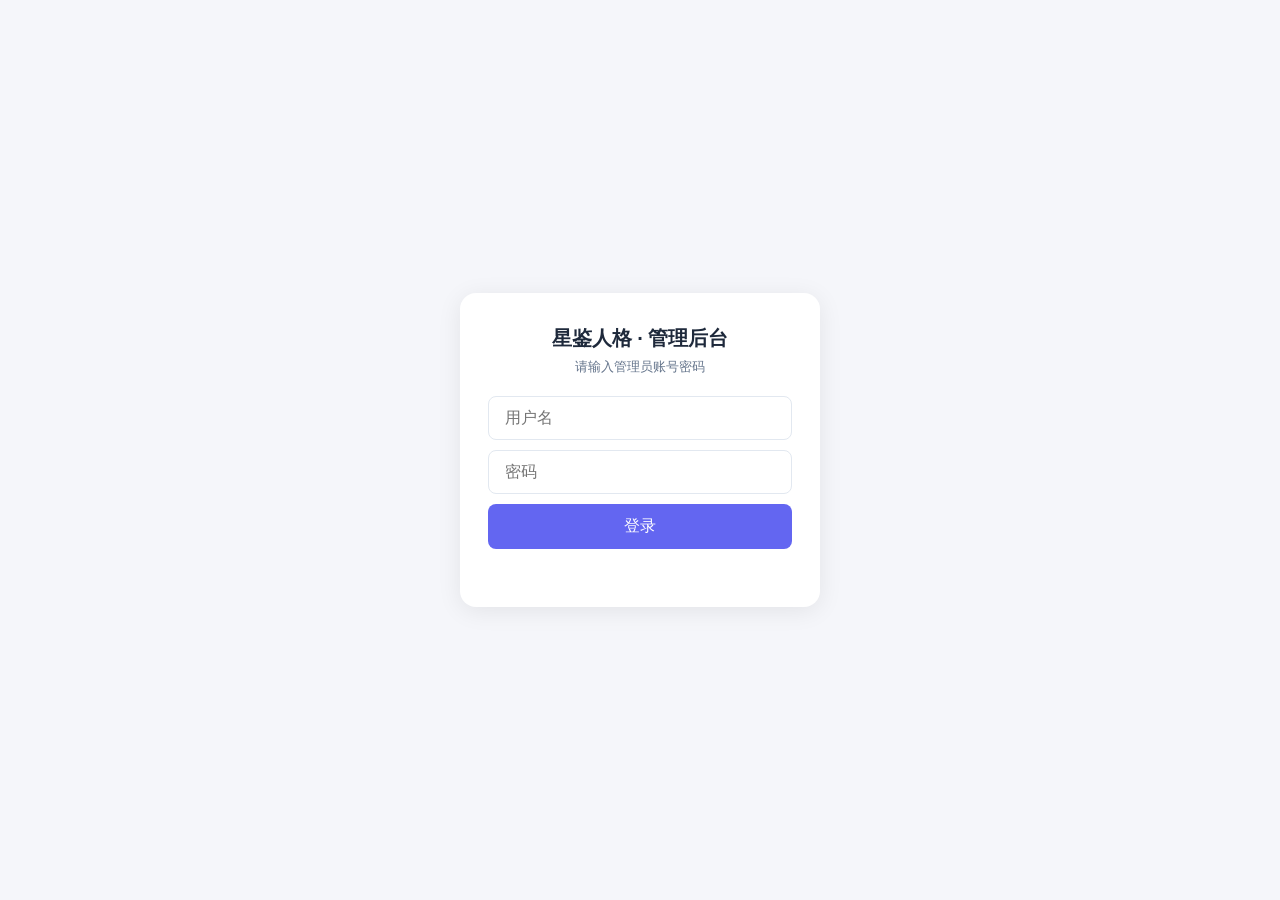
<file: webapp/backend/admin.html>
<!DOCTYPE html>
<html lang="zh-CN">
<head>
<meta charset="UTF-8">
<meta name="viewport" content="width=device-width, initial-scale=1.0, maximum-scale=5.0">
<meta name="apple-mobile-web-app-capable" content="yes">
<meta name="apple-mobile-web-app-status-bar-style" content="default">
<title>星鉴人格 · 管理后台</title>
<style>
:root {
  --bg: #f5f6fa;
  --card: #fff;
  --primary: #6366f1;
  --primary-d: #4f46e5;
  --text: #1e293b;
  --text-2: #64748b;
  --border: #e2e8f0;
  --green: #10b981;
  --red: #ef4444;
  --orange: #f59e0b;
  --radius: 12px;
}
* { margin:0; padding:0; box-sizing:border-box; }
body { font-family: -apple-system, 'Segoe UI', Roboto, 'Noto Sans SC', sans-serif; background:var(--bg); color:var(--text); -webkit-text-size-adjust:100%; }

/* Login */
.login-wrap { display:flex; align-items:center; justify-content:center; min-height:100vh; padding:20px; }
.login-card { background:var(--card); border-radius:16px; padding:32px 28px; width:100%; max-width:360px; box-shadow:0 4px 24px rgba(0,0,0,.08); }
.login-card h1 { font-size:20px; text-align:center; margin-bottom:6px; }
.login-card p { text-align:center; color:var(--text-2); font-size:13px; margin-bottom:20px; }
.login-card input { width:100%; padding:12px 16px; border:1px solid var(--border); border-radius:8px; font-size:16px; margin-bottom:10px; outline:none; transition:border .2s; }
.login-card input:focus { border-color:var(--primary); }
.login-card button { width:100%; padding:12px; background:var(--primary); color:#fff; border:none; border-radius:8px; font-size:16px; cursor:pointer; transition:background .2s; }
.login-card button:active { background:var(--primary-d); }
.login-error { color:var(--red); font-size:13px; text-align:center; margin-top:8px; min-height:18px; }

/* Layout */
.app { display:none; }
.topbar { background:var(--card); border-bottom:1px solid var(--border); padding:0 16px; height:52px; display:flex; align-items:center; justify-content:space-between; position:sticky; top:0; z-index:10; }
.topbar h1 { font-size:16px; font-weight:600; }
.topbar .right { display:flex; align-items:center; gap:12px; }
.topbar .right span { font-size:12px; color:var(--text-2); }
.btn-logout { color:var(--text-2); cursor:pointer; font-size:13px; border:none; background:none; padding:4px 8px; }
.btn-logout:active { color:var(--red); }

/* Tabs - scrollable on mobile */
.tabs { display:flex; gap:4px; padding:12px 12px 0; overflow-x:auto; -webkit-overflow-scrolling:touch; scrollbar-width:none; }
.tabs::-webkit-scrollbar { display:none; }
.tab { padding:8px 16px; border-radius:8px 8px 0 0; cursor:pointer; font-size:14px; color:var(--text-2); border:1px solid transparent; border-bottom:none; white-space:nowrap; flex-shrink:0; }
.tab.active { background:var(--card); border-color:var(--border); color:var(--primary); font-weight:500; }
.tab:active:not(.active) { background:rgba(99,102,241,.08); }

.content { padding:12px 16px 40px; }
.panel { display:none; }
.panel.active { display:block; }

/* Stats cards */
.stats-grid { display:grid; grid-template-columns:repeat(auto-fit,minmax(140px,1fr)); gap:12px; margin-bottom:16px; }
.stat-card { background:var(--card); border-radius:var(--radius); padding:16px; box-shadow:0 1px 4px rgba(0,0,0,.05); }
.stat-card .label { font-size:12px; color:var(--text-2); margin-bottom:6px; }
.stat-card .value { font-size:24px; font-weight:700; }
.stat-card .value.green { color:var(--green); }
.stat-card .value.orange { color:var(--orange); }
.stat-card .sub { font-size:11px; color:var(--text-2); margin-top:4px; }

/* Table - responsive with horizontal scroll */
.table-card { background:var(--card); border-radius:var(--radius); overflow:hidden; box-shadow:0 1px 4px rgba(0,0,0,.05); }
.table-wrap { overflow-x:auto; -webkit-overflow-scrolling:touch; }
table { width:100%; border-collapse:collapse; min-width:600px; }
th { background:#f8fafc; padding:10px 14px; text-align:left; font-size:12px; color:var(--text-2); font-weight:500; white-space:nowrap; border-bottom:1px solid var(--border); }
td { padding:10px 14px; font-size:13px; border-bottom:1px solid var(--border); }
tr:last-child td { border-bottom:none; }
tr:hover { background:#f8fafc; }
.mono { font-family:'SF Mono',Consolas,monospace; font-size:12px; }
.truncate { max-width:120px; overflow:hidden; text-overflow:ellipsis; white-space:nowrap; }

/* Badges */
.badge { display:inline-block; padding:2px 8px; border-radius:10px; font-size:11px; font-weight:500; }
.badge-green { background:#d1fae5; color:#065f46; }
.badge-orange { background:#fef3c7; color:#92400e; }
.badge-red { background:#fee2e2; color:#991b1b; }
.badge-gray { background:#f1f5f9; color:#64748b; }
.badge-blue { background:#dbeafe; color:#1e40af; }

/* Pagination */
.pagination { display:flex; justify-content:center; align-items:center; gap:8px; padding:12px; }
.pagination button { padding:6px 14px; border:1px solid var(--border); border-radius:6px; background:var(--card); cursor:pointer; font-size:13px; }
.pagination button:active:not(:disabled) { border-color:var(--primary); color:var(--primary); }
.pagination button:disabled { opacity:.4; cursor:not-allowed; }
.pagination span { font-size:13px; color:var(--text-2); }

/* Redeem tools */
.toolbar { display:flex; gap:8px; margin-bottom:12px; align-items:center; flex-wrap:wrap; }
.btn { padding:8px 14px; border-radius:8px; border:none; cursor:pointer; font-size:14px; }
.btn-primary { background:var(--primary); color:#fff; }
.btn-primary:active { background:var(--primary-d); }
.btn-sm { padding:4px 10px; font-size:12px; border-radius:6px; }
.btn-disable { background:#fee2e2; color:#991b1b; }
.btn-enable { background:#d1fae5; color:#065f46; }
input.filter { padding:8px 12px; border:1px solid var(--border); border-radius:8px; font-size:14px; outline:none; }
input.filter:focus { border-color:var(--primary); }
select.filter { padding:8px 12px; border:1px solid var(--border); border-radius:8px; font-size:14px; outline:none; background:#fff; }

/* Toast */
.toast { position:fixed; top:16px; left:50%; transform:translateX(-50%); padding:10px 20px; border-radius:8px; font-size:14px; z-index:100; opacity:0; transition:opacity .3s; }
.toast.show { opacity:1; }
.toast-success { background:#d1fae5; color:#065f46; }
.toast-error { background:#fee2e2; color:#991b1b; }

/* Generate modal */
.modal-overlay { display:none; position:fixed; inset:0; background:rgba(0,0,0,.4); z-index:50; align-items:center; justify-content:center; padding:20px; }
.modal-overlay.show { display:flex; }
.modal { background:var(--card); border-radius:16px; padding:28px 24px; width:100%; max-width:380px; }
.modal h3 { font-size:18px; margin-bottom:16px; }
.modal label { display:block; font-size:14px; margin-bottom:6px; color:var(--text-2); }
.modal input { width:100%; padding:10px 14px; border:1px solid var(--border); border-radius:8px; font-size:16px; margin-bottom:14px; outline:none; }
.modal input:focus { border-color:var(--primary); }
.modal-actions { display:flex; gap:12px; justify-content:flex-end; margin-top:8px; }
.modal-actions button { padding:8px 20px; border-radius:8px; border:none; cursor:pointer; font-size:14px; }
.btn-cancel { background:#f1f5f9; color:var(--text-2); }
</style>
</head>
<body>

<!-- Login -->
<div class="login-wrap" id="loginWrap">
  <div class="login-card">
    <h1>星鉴人格 · 管理后台</h1>
    <p>请输入管理员账号密码</p>
    <input type="text" id="loginUser" placeholder="用户名" autocomplete="username" value="">
    <input type="password" id="loginPass" placeholder="密码" autocomplete="current-password">
    <button onclick="doLogin()">登录</button>
    <div class="login-error" id="loginError"></div>
  </div>
</div>

<!-- App -->
<div class="app" id="app">
  <div class="topbar">
    <h1>星鉴人格 · 管理后台</h1>
    <div class="right">
      <span id="serverInfo"></span>
      <button class="btn-logout" onclick="doLogout()">退出</button>
    </div>
  </div>

  <div class="tabs">
    <div class="tab active" onclick="switchTab('dashboard', event)">总览</div>
    <div class="tab" onclick="switchTab('users', event)">用户数据</div>
    <div class="tab" onclick="switchTab('orders', event)">支付订单</div>
    <div class="tab" onclick="switchTab('sessions', event)">测评记录</div>
    <div class="tab" onclick="switchTab('redeem', event)">兑换码管理</div>
  </div>

  <div class="content">
    <!-- Dashboard -->
    <div class="panel active" id="panel-dashboard">
      <div class="stats-grid" id="statsGrid"></div>
    </div>

    <!-- Users -->
    <div class="panel" id="panel-users">
      <div class="toolbar">
        <input class="filter" id="userSearch" placeholder="搜索昵称/openid..." oninput="renderUsers()">
      </div>
      <div class="table-card">
        <div class="table-wrap">
          <table>
            <thead><tr><th>昵称</th><th>OpenID</th><th>注册时间</th><th>最后登录</th></tr></thead>
            <tbody id="usersBody"></tbody>
          </table>
        </div>
        <div class="pagination" id="usersPager"></div>
      </div>
    </div>

    <!-- Orders -->
    <div class="panel" id="panel-orders">
      <div class="toolbar">
        <select class="filter" id="orderStatusFilter" onchange="renderOrders()">
          <option value="">全部状态</option>
          <option value="paid">已支付</option>
          <option value="pending">待支付</option>
          <option value="closed">已关闭</option>
        </select>
      </div>
      <div class="table-card">
        <div class="table-wrap">
          <table>
            <thead><tr><th>订单号</th><th>OpenID</th><th>金额</th><th>状态</th><th>交易号</th><th>创建时间</th><th>支付时间</th></tr></thead>
            <tbody id="ordersBody"></tbody>
          </table>
        </div>
        <div class="pagination" id="ordersPager"></div>
      </div>
    </div>

    <!-- Sessions -->
    <div class="panel" id="panel-sessions">
      <div class="toolbar">
        <select class="filter" id="sessionStatusFilter" onchange="renderSessions()">
          <option value="">全部状态</option>
          <option value="created">已创建</option>
          <option value="answered">已答题</option>
          <option value="generating">生成中</option>
          <option value="ready">已完成</option>
          <option value="failed">失败</option>
        </select>
      </div>
      <div class="table-card">
        <div class="table-wrap">
          <table>
            <thead><tr><th>Session ID</th><th>OpenID</th><th>状态</th><th>创建时间</th><th>更新时间</th></tr></thead>
            <tbody id="sessionsBody"></tbody>
          </table>
        </div>
        <div class="pagination" id="sessionsPager"></div>
      </div>
    </div>

    <!-- Redeem -->
    <div class="panel" id="panel-redeem">
      <div class="toolbar">
        <input class="filter" id="redeemSearch" placeholder="搜索兑换码..." oninput="renderRedeem()">
        <select class="filter" id="redeemStatusFilter" onchange="renderRedeem()">
          <option value="">全部状态</option>
          <option value="unused">未使用</option>
          <option value="used">已使用</option>
          <option value="disabled">已停用</option>
        </select>
        <button class="btn btn-primary" onclick="showGenModal()">+ 生成新码</button>
        <button class="btn btn-sm" style="background:#f1f5f9;color:var(--text-2)" onclick="exportRedeem()">导出CSV</button>
      </div>
      <div class="stats-grid" id="redeemStats"></div>
      <div class="table-card">
        <div class="table-wrap">
          <table>
            <thead><tr><th>兑换码</th><th>批次</th><th>状态</th><th>使用者</th><th>使用时间</th><th>创建时间</th><th>操作</th></tr></thead>
            <tbody id="redeemBody"></tbody>
          </table>
        </div>
      </div>
    </div>
  </div>
</div>

<!-- Generate modal -->
<div class="modal-overlay" id="genModal">
  <div class="modal">
    <h3>生成兑换码</h3>
    <label>生成数量</label>
    <input type="number" id="genCount" value="10" min="1" max="500">
    <label>批次标签</label>
    <input type="text" id="genLabel" placeholder="例如：第二批合作方">
    <label>有效期（天，0=永不过期）</label>
    <input type="number" id="genExpires" value="0" min="0">
    <div class="modal-actions">
      <button class="btn-cancel" onclick="hideGenModal()">取消</button>
      <button class="btn btn-primary" onclick="doGenerate()">生成</button>
    </div>
  </div>
</div>

<div class="toast" id="toast"></div>

<script>
const API = location.origin;
let ADMIN_USER = '';
let ADMIN_PASS = '';
let allUsers = [], allOrders = [], allSessions = [], allRedeem = [];
let userPage = 1, orderPage = 1, sessionPage = 1;
const PAGE_SIZE = 20;

// ---- Utils ----
function fmtTime(ts) {
  if (!ts || ts === 0) return '-';
  const d = new Date(ts * 1000);
  return d.toLocaleString('zh-CN', {year:'numeric',month:'2-digit',day:'2-digit',hour:'2-digit',minute:'2-digit'});
}
function showToast(msg, type='success') {
  const t = document.getElementById('toast');
  t.textContent = msg;
  t.className = 'toast show toast-' + type;
  setTimeout(() => t.classList.remove('show'), 2500);
}
function authParams() {
  return '&username=' + encodeURIComponent(ADMIN_USER) + '&password=' + encodeURIComponent(ADMIN_PASS);
}
async function api(path, opts={}) {
  const sep = path.includes('?') ? '&' : '?';
  const url = path + sep + 'username=' + encodeURIComponent(ADMIN_USER) + '&password=' + encodeURIComponent(ADMIN_PASS);
  const res = await fetch(API + url, opts);
  const data = await res.json();
  if (data.code !== 0) throw new Error(data.detail || data.message || '请求失败');
  return data.data;
}

// ---- Login ----
function doLogin() {
  const user = document.getElementById('loginUser').value.trim();
  const pass = document.getElementById('loginPass').value.trim();
  if (!user || !pass) { document.getElementById('loginError').textContent = '请输入用户名和密码'; return; }
  ADMIN_USER = user;
  ADMIN_PASS = pass;
  fetch(API + '/api/admin/stats?username=' + encodeURIComponent(user) + '&password=' + encodeURIComponent(pass))
    .then(r => r.json())
    .then(d => {
      if (d.code === 0) {
        try { localStorage.setItem('admin_cred', btoa(user + ':' + pass)); } catch(e) {}
        document.getElementById('loginWrap').style.display = 'none';
        document.getElementById('app').style.display = 'block';
        document.getElementById('serverInfo').textContent = location.host;
        loadAll();
      } else {
        document.getElementById('loginError').textContent = d.detail || '用户名或密码错误';
        ADMIN_USER = ''; ADMIN_PASS = '';
      }
    })
    .catch(() => {
      document.getElementById('loginError').textContent = '连接失败，请检查网络';
      ADMIN_USER = ''; ADMIN_PASS = '';
    });
}
function doLogout() {
  ADMIN_USER = ''; ADMIN_PASS = '';
  try { localStorage.removeItem('admin_cred'); } catch(e) {}
  location.reload();
}

// Auto-login from saved credentials
try {
  const saved = localStorage.getItem('admin_cred');
  if (saved) {
    const [u, p] = atob(saved).split(':');
    if (u && p) { document.getElementById('loginUser').value = u; document.getElementById('loginPass').value = p; }
  }
} catch(e) {}

// ---- Tab switch ----
function switchTab(name, ev) {
  document.querySelectorAll('.tab').forEach(t => t.classList.remove('active'));
  document.querySelectorAll('.panel').forEach(p => p.classList.remove('active'));
  ev.target.classList.add('active');
  document.getElementById('panel-' + name).classList.add('active');
}

// ---- Load all data ----
async function loadAll() {
  await loadStats();
  await loadUsers();
  await loadOrders();
  await loadSessions();
  await loadRedeem();
}

// ---- Dashboard stats ----
async function loadStats() {
  try {
    const s = await api('/api/admin/stats');
    const sg = document.getElementById('statsGrid');
    sg.innerHTML = `
      <div class="stat-card"><div class="label">总用户数</div><div class="value">${s.total_users}</div><div class="sub">近7天新增 ${s.recent_users_7d}</div></div>
      <div class="stat-card"><div class="label">测评会话</div><div class="value">${s.total_sessions}</div><div class="sub">${Object.entries(s.session_status_dist||{}).map(([k,v])=>`${k}:${v}`).join(' · ')}</div></div>
      <div class="stat-card"><div class="label">支付订单</div><div class="value green">${s.paid_orders}</div><div class="sub">总订单 ${s.total_orders}</div></div>
      <div class="stat-card"><div class="label">总收入（元）</div><div class="value green">${s.total_revenue_yuan}</div><div class="sub">不含兑换码</div></div>
      <div class="stat-card"><div class="label">兑换码</div><div class="value orange">${s.redeem.total}</div><div class="sub">未用 ${s.redeem.unused} · 已用 ${s.redeem.used} · 停用 ${s.redeem.disabled}</div></div>
    `;
  } catch(e) { showToast(e.message, 'error'); }
}

// ---- Users ----
async function loadUsers(page=1) {
  try {
    const d = await api(`/api/admin/users?page=${page}&size=${PAGE_SIZE}`);
    allUsers = d.users || [];
    userPage = page;
    renderUsers(d.total);
  } catch(e) { showToast(e.message, 'error'); }
}
function renderUsers(total) {
  const q = document.getElementById('userSearch').value.toLowerCase();
  let list = allUsers;
  if (q) list = list.filter(u => (u.nickname||'').toLowerCase().includes(q) || u.openid.toLowerCase().includes(q));
  const body = document.getElementById('usersBody');
  body.innerHTML = list.map(u => `<tr>
    <td>${u.nickname || '-'}</td>
    <td class="mono truncate" title="${u.openid}">${u.openid.substring(0,16)}...</td>
    <td>${fmtTime(u.created_at)}</td>
    <td>${fmtTime(u.last_login_at)}</td>
  </tr>`).join('') || '<tr><td colspan="4" style="text-align:center;color:var(--text-2);padding:24px">暂无数据</td></tr>';
  renderPager('usersPager', userPage, Math.ceil((total||0)/PAGE_SIZE), loadUsers);
}

// ---- Orders ----
async function loadOrders(page=1) {
  try {
    const d = await api(`/api/admin/orders?page=${page}&size=${PAGE_SIZE}`);
    allOrders = d.orders || [];
    orderPage = page;
    renderOrders(d.total);
  } catch(e) { showToast(e.message, 'error'); }
}
function renderOrders(total) {
  const sf = document.getElementById('orderStatusFilter').value;
  let list = allOrders;
  if (sf) list = list.filter(o => o.status === sf);
  const body = document.getElementById('ordersBody');
  const badgeMap = {paid:'badge-green',pending:'badge-orange',closed:'badge-red',refunded:'badge-gray'};
  const labelMap = {paid:'已支付',pending:'待支付',closed:'已关闭',refunded:'已退款'};
  body.innerHTML = list.map(o => `<tr>
    <td class="mono">${o.out_trade_no}</td>
    <td class="mono truncate" title="${o.openid}">${o.openid.substring(0,12)}...</td>
    <td>${o.amount_yuan > 0 ? '¥'+o.amount_yuan : '<span class="badge badge-blue">兑换</span>'}</td>
    <td><span class="badge ${badgeMap[o.status]||'badge-gray'}">${labelMap[o.status]||o.status}</span></td>
    <td class="mono truncate" title="${o.transaction_id}">${o.transaction_id || '-'}</td>
    <td>${fmtTime(o.created_at)}</td>
    <td>${fmtTime(o.paid_at)}</td>
  </tr>`).join('') || '<tr><td colspan="7" style="text-align:center;color:var(--text-2);padding:24px">暂无数据</td></tr>';
  renderPager('ordersPager', orderPage, Math.ceil((total||0)/PAGE_SIZE), loadOrders);
}

// ---- Sessions ----
async function loadSessions(page=1) {
  try {
    const d = await api(`/api/admin/sessions?page=${page}&size=${PAGE_SIZE}`);
    allSessions = d.sessions || [];
    sessionPage = page;
    renderSessions(d.total);
  } catch(e) { showToast(e.message, 'error'); }
}
function renderSessions(total) {
  const sf = document.getElementById('sessionStatusFilter').value;
  let list = allSessions;
  if (sf) list = list.filter(s => s.status === sf);
  const badgeMap = {created:'badge-gray',answered:'badge-blue',generating:'badge-orange',ready:'badge-green',failed:'badge-red'};
  const labelMap = {created:'已创建',answered:'已答题',generating:'生成中',ready:'已完成',failed:'失败'};
  const body = document.getElementById('sessionsBody');
  body.innerHTML = list.map(s => `<tr>
    <td class="mono truncate" title="${s.session_id}">${s.session_id.substring(0,16)}...</td>
    <td class="mono truncate" title="${s.openid}">${s.openid ? s.openid.substring(0,12)+'...' : '-'}</td>
    <td><span class="badge ${badgeMap[s.status]||'badge-gray'}">${labelMap[s.status]||s.status}</span></td>
    <td>${fmtTime(s.created_at)}</td>
    <td>${fmtTime(s.updated_at)}</td>
  </tr>`).join('') || '<tr><td colspan="5" style="text-align:center;color:var(--text-2);padding:24px">暂无数据</td></tr>';
  renderPager('sessionsPager', sessionPage, Math.ceil((total||0)/PAGE_SIZE), loadSessions);
}

// ---- Pager ----
function renderPager(elId, page, totalPages, loadFn) {
  const el = document.getElementById(elId);
  if (!el || totalPages <= 1) { if(el) el.innerHTML=''; return; }
  el.innerHTML = `
    <button onclick="${loadFn.name}(${page-1})" ${page<=1?'disabled':''}>上一页</button>
    <span>第 ${page} / ${totalPages} 页</span>
    <button onclick="${loadFn.name}(${page+1})" ${page>=totalPages?'disabled':''}>下一页</button>
  `;
}

// ---- Redeem ----
async function loadRedeem() {
  try {
    const d = await api('/api/admin/redeem/list');
    allRedeem = d || [];
    renderRedeem();
  } catch(e) { showToast(e.message, 'error'); }
}
function renderRedeem() {
  const q = document.getElementById('redeemSearch').value.toUpperCase();
  const sf = document.getElementById('redeemStatusFilter').value;
  let list = allRedeem;
  if (q) list = list.filter(r => r.code.includes(q));
  if (sf) list = list.filter(r => r.status === sf);

  // stats
  const unused = allRedeem.filter(r => r.status === 'unused').length;
  const used = allRedeem.filter(r => r.status === 'used').length;
  const disabled = allRedeem.filter(r => r.status === 'disabled').length;
  document.getElementById('redeemStats').innerHTML = `
    <div class="stat-card"><div class="label">总数</div><div class="value">${allRedeem.length}</div></div>
    <div class="stat-card"><div class="label">未使用</div><div class="value green">${unused}</div></div>
    <div class="stat-card"><div class="label">已使用</div><div class="value orange">${used}</div></div>
    <div class="stat-card"><div class="label">已停用</div><div class="value" style="color:var(--red)">${disabled}</div></div>
  `;

  const badgeMap = {unused:'badge-green',used:'badge-gray',disabled:'badge-red'};
  const labelMap = {unused:'未使用',used:'已使用',disabled:'已停用'};
  const body = document.getElementById('redeemBody');
  const maxShow = 200;
  const shown = list.slice(0, maxShow);
  body.innerHTML = shown.map(r => `<tr>
    <td class="mono">${r.code}</td>
    <td>${r.batch_label || '-'}</td>
    <td><span class="badge ${badgeMap[r.status]||'badge-gray'}">${labelMap[r.status]||r.status}</span></td>
    <td class="mono truncate" title="${r.used_by_openid}">${r.used_by_openid ? r.used_by_openid.substring(0,12)+'...' : '-'}</td>
    <td>${fmtTime(r.used_at)}</td>
    <td>${fmtTime(r.created_at)}</td>
    <td>${r.status === 'unused' ? `<button class="btn btn-sm btn-disable" onclick="toggleRedeem('${r.code}')">停用</button>` : r.status === 'disabled' ? `<button class="btn btn-sm btn-enable" onclick="toggleRedeem('${r.code}')">启用</button>` : '-'}</td>
  </tr>`).join('') || '<tr><td colspan="7" style="text-align:center;color:var(--text-2);padding:24px">暂无数据</td></tr>';
  if (list.length > maxShow) {
    body.innerHTML += `<tr><td colspan="7" style="text-align:center;color:var(--text-2);padding:8px">仅显示前 ${maxShow} 条，共 ${list.length} 条</td></tr>`;
  }
}
async function toggleRedeem(code) {
  try {
    await api('/api/admin/redeem/disable', {
      method: 'POST',
      headers: {'Content-Type':'application/json'},
      body: JSON.stringify({code, username:ADMIN_USER, password:ADMIN_PASS})
    });
    showToast('操作成功');
    loadRedeem();
    loadStats();
  } catch(e) { showToast(e.message, 'error'); }
}
function showGenModal() { document.getElementById('genModal').classList.add('show'); }
function hideGenModal() { document.getElementById('genModal').classList.remove('show'); }
async function doGenerate() {
  const count = parseInt(document.getElementById('genCount').value) || 1;
  const label = document.getElementById('genLabel').value.trim();
  const expires = parseInt(document.getElementById('genExpires').value) || 0;
  try {
    const d = await api('/api/admin/redeem/generate', {
      method: 'POST',
      headers: {'Content-Type':'application/json'},
      body: JSON.stringify({count, batch_label:label, expires_days:expires, username:ADMIN_USER, password:ADMIN_PASS})
    });
    showToast(`已生成 ${d.codes.length} 个兑换码`);
    hideGenModal();
    loadRedeem();
    loadStats();
  } catch(e) { showToast(e.message, 'error'); }
}
function exportRedeem() {
  const lines = ['兑换码,批次,状态,使用时间,使用者\n'];
  allRedeem.forEach(r => {
    lines.push(`${r.code},${r.batch_label||''},${r.status},${fmtTime(r.used_at)},${r.used_by_openid}\n`);
  });
  const blob = new Blob(lines, {type:'text/csv;charset=utf-8'});
  const url = URL.createObjectURL(blob);
  const a = document.createElement('a');
  a.href = url;
  a.download = '兑换码列表.csv';
  a.click();
  URL.revokeObjectURL(url);
}

// Enter key on login
document.getElementById('loginPass').addEventListener('keydown', e => {
  if (e.key === 'Enter') doLogin();
});
</script>
</body>
</html>
</file>
<file: webapp/frontend/css/style.css>
/* ============================================================
   星耀启程 · 人格测评 — 样式文件
   设计风格：现代简洁，深蓝/紫色系，适合心理测评品牌调性
   ============================================================ */

/* ---------- CSS 变量 ---------- */
:root {
    --color-primary: #4F46E5;
    --color-primary-hover: #4338CA;
    --color-primary-light: #EEF2FF;
    --color-secondary: #7C3AED;
    --color-secondary-light: #F5F3FF;

    --color-bg: #F9FAFB;
    --color-surface: #FFFFFF;
    --color-border: #E5E7EB;
    --color-border-hover: #C7D2FE;

    --color-text: #111827;
    --color-text-secondary: #6B7280;
    --color-text-muted: #9CA3AF;

    --color-success: #10B981;
    --color-success-light: #D1FAE5;
    --color-error: #EF4444;
    --color-error-light: #FEE2E2;
    --color-warning: #F59E0B;

    --shadow-sm: 0 1px 2px rgba(0, 0, 0, 0.05);
    --shadow-md: 0 4px 6px -1px rgba(0, 0, 0, 0.1), 0 2px 4px -2px rgba(0, 0, 0, 0.1);
    --shadow-lg: 0 10px 15px -3px rgba(0, 0, 0, 0.1), 0 4px 6px -4px rgba(0, 0, 0, 0.1);

    --radius-sm: 6px;
    --radius-md: 10px;
    --radius-lg: 16px;

    --font-family: -apple-system, BlinkMacSystemFont, "Segoe UI", "PingFang SC",
                   "Hiragino Sans GB", "Microsoft YaHei", "Helvetica Neue", sans-serif;

    --transition-fast: 0.15s ease;
    --transition-normal: 0.3s ease;
    --transition-slow: 0.5s ease;

    --max-width: 680px;
    --max-width-wide: 780px;
}

/* ---------- 全局重置 ---------- */
*,
*::before,
*::after {
    margin: 0;
    padding: 0;
    box-sizing: border-box;
}

html {
    font-size: 16px;
    -webkit-font-smoothing: antialiased;
    -moz-osx-font-smoothing: grayscale;
}

body {
    font-family: var(--font-family);
    color: var(--color-text);
    background: var(--color-bg);
    line-height: 1.6;
    min-height: 100vh;
}

/* ---------- App 容器 ---------- */
.app-container {
    display: flex;
    flex-direction: column;
    min-height: 100vh;
    max-width: var(--max-width);
    margin: 0 auto;
    padding: 0 1rem;
}

/* ---------- 头部 ---------- */
.app-header {
    text-align: center;
    padding: 2.5rem 1rem 2rem;
}

.header-brand {
    display: flex;
    align-items: center;
    justify-content: center;
    gap: 0.75rem;
    margin-bottom: 0.5rem;
}

.app-title {
    font-size: 2rem;
    font-weight: 700;
    color: var(--color-primary);
    letter-spacing: 0.02em;
}

.header-badge {
    display: inline-block;
    padding: 0.2rem 0.75rem;
    background: linear-gradient(135deg, var(--color-primary), var(--color-secondary));
    color: #fff;
    font-size: 0.8rem;
    font-weight: 600;
    border-radius: 999px;
    letter-spacing: 0.05em;
}

.app-subtitle {
    font-size: 0.95rem;
    color: var(--color-text-secondary);
    margin-top: 0.25rem;
}

/* ---------- 主体 ---------- */
.app-main {
    flex: 1;
    padding-bottom: 2rem;
}

/* ---------- 底部 ---------- */
.app-footer {
    text-align: center;
    padding: 1.5rem 1rem;
    color: var(--color-text-muted);
    font-size: 0.8rem;
    border-top: 1px solid var(--color-border);
}

/* ---------- Step 显示控制 ---------- */
.step {
    display: none;
    animation: fadeSlideIn 0.4s ease;
}

.step--active {
    display: block;
}

@keyframes fadeSlideIn {
    from {
        opacity: 0;
        transform: translateY(12px);
    }
    to {
        opacity: 1;
        transform: translateY(0);
    }
}

/* ---------- 卡片 ---------- */
.card {
    background: var(--color-surface);
    border-radius: var(--radius-lg);
    padding: 1.75rem;
    box-shadow: var(--shadow-sm);
    border: 1px solid var(--color-border);
    margin-bottom: 1rem;
}

.card-title {
    font-size: 1.35rem;
    font-weight: 700;
    color: var(--color-text);
    margin-bottom: 0.25rem;
}

.card-desc {
    font-size: 0.9rem;
    color: var(--color-text-secondary);
    margin-bottom: 1.5rem;
}

/* ---------- 表单 ---------- */
.form-group {
    margin-bottom: 1.25rem;
}

.form-label {
    display: block;
    font-size: 0.9rem;
    font-weight: 600;
    color: var(--color-text);
    margin-bottom: 0.4rem;
}

.form-label-hint {
    font-weight: 400;
    color: var(--color-text-muted);
    font-size: 0.8rem;
}

.form-required {
    color: var(--color-error);
    font-weight: 500;
}

.form-input {
    display: block;
    width: 100%;
    padding: 0.7rem 0.9rem;
    font-size: 0.95rem;
    font-family: var(--font-family);
    color: var(--color-text);
    background: var(--color-surface);
    border: 1.5px solid var(--color-border);
    border-radius: var(--radius-sm);
    outline: none;
    transition: border-color var(--transition-fast), box-shadow var(--transition-fast);
    -webkit-appearance: none;
    appearance: none;
}

.form-input::placeholder {
    color: var(--color-text-muted);
}

.form-input:focus {
    border-color: var(--color-primary);
    box-shadow: 0 0 0 3px rgba(79, 70, 229, 0.1);
}

.form-input:invalid:not(:placeholder-shown) {
    border-color: var(--color-error);
}

select.form-input {
    background-image: url("data:image/svg+xml,%3Csvg xmlns='http://www.w3.org/2000/svg' width='12' height='12' viewBox='0 0 12 12'%3E%3Cpath fill='%236B7280' d='M6 8L1 3h10z'/%3E%3C/svg%3E");
    background-repeat: no-repeat;
    background-position: right 0.9rem center;
    padding-right: 2.5rem;
    cursor: pointer;
}

input[type="date"].form-input {
    min-height: 44px;
}

/* 表单验证错误 */
.form-error {
    display: block;
    font-size: 0.8rem;
    color: var(--color-error);
    margin-top: 0.3rem;
    min-height: 1.2em;
}

.form-input--error {
    border-color: var(--color-error) !important;
}

/* ---------- 按钮 ---------- */
.btn {
    display: inline-flex;
    align-items: center;
    justify-content: center;
    gap: 0.4rem;
    padding: 0.65rem 1.5rem;
    font-size: 0.95rem;
    font-weight: 600;
    font-family: var(--font-family);
    border: 1.5px solid transparent;
    border-radius: var(--radius-sm);
    cursor: pointer;
    transition: all var(--transition-fast);
    outline: none;
    text-decoration: none;
}

.btn:active {
    transform: scale(0.97);
}

.btn-primary {
    background: linear-gradient(135deg, var(--color-primary), #6366F1);
    color: #fff;
    border-color: transparent;
}

.btn-primary:hover {
    background: linear-gradient(135deg, var(--color-primary-hover), #4F46E5);
    box-shadow: var(--shadow-md);
}

.btn-primary:disabled {
    background: var(--color-border);
    color: var(--color-text-muted);
    cursor: not-allowed;
    box-shadow: none;
}

.btn-secondary {
    background: var(--color-surface);
    color: var(--color-text);
    border-color: var(--color-border);
}

.btn-secondary:hover {
    border-color: var(--color-primary);
    color: var(--color-primary);
    background: var(--color-primary-light);
}

.btn-secondary:disabled {
    color: var(--color-text-muted);
    border-color: var(--color-border);
    cursor: not-allowed;
}

.btn-lg {
    padding: 0.8rem 2rem;
    font-size: 1.05rem;
    border-radius: var(--radius-md);
}

.btn-full {
    width: 100%;
}

.btn--loading {
    position: relative;
    color: transparent !important;
    pointer-events: none;
}

.btn--loading::after {
    content: "";
    position: absolute;
    width: 18px;
    height: 18px;
    border: 2px solid rgba(255, 255, 255, 0.3);
    border-top-color: #fff;
    border-radius: 50%;
    animation: spin 0.6s linear infinite;
}

/* ---------- Loading 旋转器 ---------- */
.spinner {
    width: 32px;
    height: 32px;
    border: 3px solid var(--color-border);
    border-top-color: var(--color-primary);
    border-radius: 50%;
    animation: spin 0.7s linear infinite;
    margin: 0 auto;
}

.spinner-lg {
    width: 48px;
    height: 48px;
    border-width: 4px;
}

@keyframes spin {
    to { transform: rotate(360deg); }
}

/* ============================================================
   Step 2: 答题页
   ============================================================ */

/* 进度条 */
.quiz-progress {
    padding: 0 0 1rem;
}

.progress-info {
    display: flex;
    justify-content: space-between;
    align-items: center;
    margin-bottom: 0.5rem;
}

.progress-label {
    font-size: 0.9rem;
    font-weight: 600;
    color: var(--color-text);
}

.progress-percent {
    font-size: 0.8rem;
    color: var(--color-text-secondary);
    font-variant-numeric: tabular-nums;
}

.progress-track {
    width: 100%;
    height: 8px;
    background: var(--color-border);
    border-radius: 4px;
    overflow: hidden;
}

.progress-fill {
    height: 100%;
    width: 0%;
    background: linear-gradient(90deg, var(--color-primary), var(--color-secondary));
    border-radius: 4px;
    transition: width 0.4s ease;
}

/* 题目加载状态 */
.question-loading {
    text-align: center;
    padding: 3rem 1rem;
}

.question-loading p {
    margin-top: 1rem;
    color: var(--color-text-secondary);
    font-size: 0.95rem;
}

/* 题目卡片 */
.question-card {
    min-height: 320px;
}

/* 题目元信息 */
.question-meta {
    display: flex;
    align-items: center;
    gap: 0.5rem;
    margin-bottom: 0.75rem;
}

.question-category {
    display: inline-block;
    padding: 0.2rem 0.6rem;
    font-size: 0.75rem;
    font-weight: 600;
    color: var(--color-primary);
    background: var(--color-primary-light);
    border-radius: 999px;
}

.question-scale-badge {
    display: inline-block;
    padding: 0.2rem 0.6rem;
    font-size: 0.7rem;
    font-weight: 500;
    color: var(--color-secondary);
    background: var(--color-secondary-light);
    border-radius: 999px;
}

.question-stem {
    font-size: 1.15rem;
    font-weight: 600;
    line-height: 1.7;
    color: var(--color-text);
    margin-bottom: 1.25rem;
}

.question-hint {
    font-size: 0.8rem;
    color: var(--color-text-muted);
    margin-bottom: 1rem;
    letter-spacing: 0.02em;
}

/* 选项网格 */
.options-grid {
    display: flex;
    flex-direction: column;
    gap: 0.7rem;
    margin-bottom: 1.5rem;
}

.option-btn {
    display: block;
    width: 100%;
    padding: 1rem 1.25rem;
    text-align: left;
    font-size: 0.95rem;
    font-family: var(--font-family);
    line-height: 1.5;
    color: var(--color-text);
    background: var(--color-surface);
    border: 2px solid var(--color-border);
    border-radius: var(--radius-md);
    cursor: pointer;
    transition: all var(--transition-fast);
    transform: translateX(0);
}

.option-btn:hover {
    border-color: var(--color-primary);
    background: var(--color-primary-light);
    transform: translateX(4px);
    box-shadow: -3px 0 0 var(--color-primary);
}

.option-btn--selected {
    border-color: var(--color-primary);
    background: var(--color-primary-light);
    box-shadow: -3px 0 0 var(--color-primary), 0 0 0 2px rgba(79, 70, 229, 0.15);
}

.option-btn--selected::before {
    content: "✓ ";
    color: var(--color-primary);
    font-weight: 700;
}

/* 题目导航 */
.question-nav {
    display: flex;
    justify-content: space-between;
    align-items: center;
    gap: 1rem;
}

/* ============================================================
   Step 3: 结果页
   ============================================================ */

.results-loading {
    text-align: center;
    padding: 4rem 1rem;
}

.results-loading p {
    margin-top: 1rem;
    color: var(--color-text-secondary);
    font-size: 0.95rem;
}

.results-title {
    font-size: 1.4rem;
    font-weight: 700;
    text-align: center;
    margin-bottom: 1.5rem;
    color: var(--color-text);
}

/* 四体系结果卡片网格 */
.results-grid {
    display: grid;
    grid-template-columns: 1fr 1fr;
    gap: 0.75rem;
    margin-bottom: 1.25rem;
}

/* 结果卡片 */
.result-card {
    background: var(--color-surface);
    border: 1px solid var(--color-border);
    border-radius: var(--radius-md);
    padding: 1.25rem;
    text-align: center;
    transition: box-shadow var(--transition-fast);
}

.result-card:hover {
    box-shadow: var(--shadow-md);
}

.result-card--enneagram {
    border-top: 3px solid #F59E0B;
}

.result-card--mbti {
    border-top: 3px solid #3B82F6;
}

.result-card--holland {
    border-top: 3px solid #10B981;
}

.result-card--gallup {
    border-top: 3px solid #8B5CF6;
}

.result-card-header {
    display: flex;
    align-items: center;
    justify-content: center;
    gap: 0.4rem;
    margin-bottom: 0.75rem;
}

.result-card-icon {
    font-size: 1.25rem;
}

.result-card-header h3 {
    font-size: 0.85rem;
    font-weight: 700;
    color: var(--color-text-secondary);
}

.result-card-body {
    min-height: 3rem;
    display: flex;
    flex-direction: column;
    align-items: center;
    justify-content: center;
}

.result-type {
    display: flex;
    flex-direction: column;
    align-items: center;
    gap: 0.2rem;
}

.type-number {
    font-size: 2rem;
    font-weight: 800;
    color: #F59E0B;
    line-height: 1;
}

.type-name {
    font-size: 0.9rem;
    font-weight: 600;
    color: var(--color-text);
}

.result-type-code {
    font-size: 1.8rem;
    font-weight: 800;
    color: var(--color-primary);
    letter-spacing: 0.15em;
    line-height: 1;
}

.gallup-domain {
    font-size: 0.85rem;
    font-weight: 600;
    color: var(--color-text);
    margin-bottom: 0.4rem;
}

.gallup-themes {
    font-size: 0.78rem;
    color: var(--color-text-secondary);
    line-height: 1.5;
}

/* 免费简述 */
.free-summary {
    margin-bottom: 1.5rem;
}

.summary-title {
    font-size: 1.1rem;
    font-weight: 700;
    margin-bottom: 0.75rem;
    color: var(--color-text);
}

.summary-text {
    font-size: 0.95rem;
    line-height: 1.8;
    color: var(--color-text-secondary);
}

/* 付费区 */
.paid-section {
    position: relative;
    border: 1px solid var(--color-border);
    border-radius: var(--radius-lg);
    overflow: hidden;
    min-height: 300px;
    background: var(--color-surface);
}

.paid-overlay {
    position: absolute;
    inset: 0;
    z-index: 2;
    display: flex;
    align-items: center;
    justify-content: center;
    background: linear-gradient(
        to bottom,
        rgba(255, 255, 255, 0.3) 0%,
        rgba(255, 255, 255, 0.7) 40%,
        rgba(255, 255, 255, 0.95) 100%
    );
    backdrop-filter: blur(12px);
    -webkit-backdrop-filter: blur(12px);
    transition: all var(--transition-slow);
}

.paid-overlay--hidden {
    opacity: 0;
    pointer-events: none;
}

.paid-overlay-content {
    text-align: center;
    padding: 2rem;
    max-width: 320px;
}

.paid-icon {
    font-size: 2.5rem;
    margin-bottom: 0.75rem;
}

.paid-overlay-content h3 {
    font-size: 1.2rem;
    font-weight: 700;
    color: var(--color-text);
    margin-bottom: 0.5rem;
}

.paid-overlay-content p {
    font-size: 0.9rem;
    color: var(--color-text-secondary);
    line-height: 1.6;
    margin-bottom: 1.25rem;
}

/* 分析加载 */
.analysis-loading {
    text-align: center;
    padding: 3rem 1rem;
}

.analysis-loading p {
    margin-top: 1rem;
    color: var(--color-text-secondary);
    font-size: 0.95rem;
}

/* 下载报告区 */
.download-section {
    padding: 1.5rem;
    text-align: center;
    border-top: 1px solid var(--color-border);
}

.download-section .btn {
    margin-bottom: 0.5rem;
}

.download-hint {
    font-size: 0.8rem;
    color: var(--color-text-muted);
}

/* 分析内容 */
.analysis-content {
    padding: 1.5rem;
}

.analysis-section {
    margin-bottom: 2rem;
    padding-bottom: 1.5rem;
    border-bottom: 1px solid var(--color-border);
}

.analysis-section:last-child {
    border-bottom: none;
    margin-bottom: 0;
    padding-bottom: 0;
}

.analysis-section h3 {
    font-size: 1.1rem;
    font-weight: 700;
    color: var(--color-primary);
    margin-bottom: 0.75rem;
}

.analysis-section p {
    font-size: 0.95rem;
    line-height: 1.8;
    color: var(--color-text-secondary);
    margin-bottom: 0.75rem;
}

.analysis-section ul,
.analysis-section ol {
    margin: 0.5rem 0 0.75rem;
    padding-left: 1.5rem;
}

.analysis-section li {
    font-size: 0.95rem;
    line-height: 1.8;
    color: var(--color-text-secondary);
    margin-bottom: 0.3rem;
}

.analysis-section strong,
.analysis-section b {
    color: var(--color-text);
    font-weight: 700;
}

.analysis-section em,
.analysis-section i {
    color: var(--color-primary);
    font-style: italic;
}

/* 错误提示 */
.error-toast {
    position: fixed;
    top: 1rem;
    left: 50%;
    transform: translateX(-50%);
    z-index: 100;
    padding: 0.8rem 1.5rem;
    background: var(--color-error-light);
    color: var(--color-error);
    border: 1px solid var(--color-error);
    border-radius: var(--radius-md);
    font-size: 0.9rem;
    font-weight: 500;
    box-shadow: var(--shadow-lg);
    animation: fadeSlideIn 0.3s ease;
    max-width: 90vw;
    text-align: center;
}

.error-toast--dismissing {
    animation: fadeSlideOut 0.3s ease forwards;
}

@keyframes fadeSlideOut {
    to {
        opacity: 0;
        transform: translateX(-50%) translateY(-10px);
    }
}

/* ============================================================
   响应式设计
   ============================================================ */

/* 平板及以上 */
@media (min-width: 640px) {
    .app-container {
        padding: 0 1.5rem;
    }

    .app-header {
        padding: 3rem 1rem 2rem;
    }

    .app-title {
        font-size: 2.25rem;
    }

    .card {
        padding: 2rem;
    }

    .results-grid {
        grid-template-columns: repeat(2, 1fr);
        gap: 1rem;
    }

    .option-btn {
        padding: 1.1rem 1.5rem;
    }
}

/* 桌面 */
@media (min-width: 768px) {
    .results-grid {
        grid-template-columns: repeat(2, 1fr);
    }

    .app-container {
        max-width: var(--max-width);
    }
}

/* 小屏手机 */
@media (max-width: 374px) {
    .app-title {
        font-size: 1.5rem;
    }

    .card {
        padding: 1.25rem;
    }

    .results-grid {
        grid-template-columns: 1fr;
    }

    .type-number {
        font-size: 1.5rem;
    }

    .result-type-code {
        font-size: 1.35rem;
    }
}

/* 打印样式 */
@media print {
    .app-footer,
    .paid-overlay,
    .btn { display: none; }
    body { background: #fff; }
    .card { box-shadow: none; border: 1px solid #ddd; }
}
</file>
<file: docs/css/style.css>
/* ============================================================
   星耀启程 · 人格测评 — 样式文件
   设计风格：现代简洁，深蓝/紫色系，适合心理测评品牌调性
   ============================================================ */

/* ---------- CSS 变量 ---------- */
:root {
    --color-primary: #4F46E5;
    --color-primary-hover: #4338CA;
    --color-primary-light: #EEF2FF;
    --color-secondary: #7C3AED;
    --color-secondary-light: #F5F3FF;

    --color-bg: #F9FAFB;
    --color-surface: #FFFFFF;
    --color-border: #E5E7EB;
    --color-border-hover: #C7D2FE;

    --color-text: #111827;
    --color-text-secondary: #6B7280;
    --color-text-muted: #9CA3AF;

    --color-success: #10B981;
    --color-success-light: #D1FAE5;
    --color-error: #EF4444;
    --color-error-light: #FEE2E2;
    --color-warning: #F59E0B;

    --shadow-sm: 0 1px 2px rgba(0, 0, 0, 0.05);
    --shadow-md: 0 4px 6px -1px rgba(0, 0, 0, 0.1), 0 2px 4px -2px rgba(0, 0, 0, 0.1);
    --shadow-lg: 0 10px 15px -3px rgba(0, 0, 0, 0.1), 0 4px 6px -4px rgba(0, 0, 0, 0.1);

    --radius-sm: 6px;
    --radius-md: 10px;
    --radius-lg: 16px;

    --font-family: -apple-system, BlinkMacSystemFont, "Segoe UI", "PingFang SC",
                   "Hiragino Sans GB", "Microsoft YaHei", "Helvetica Neue", sans-serif;

    --transition-fast: 0.15s ease;
    --transition-normal: 0.3s ease;
    --transition-slow: 0.5s ease;

    --max-width: 680px;
    --max-width-wide: 780px;
}

/* ---------- 全局重置 ---------- */
*,
*::before,
*::after {
    margin: 0;
    padding: 0;
    box-sizing: border-box;
}

html {
    font-size: 16px;
    -webkit-font-smoothing: antialiased;
    -moz-osx-font-smoothing: grayscale;
}

body {
    font-family: var(--font-family);
    color: var(--color-text);
    background: var(--color-bg);
    line-height: 1.6;
    min-height: 100vh;
}

/* ---------- App 容器 ---------- */
.app-container {
    display: flex;
    flex-direction: column;
    min-height: 100vh;
    max-width: var(--max-width);
    margin: 0 auto;
    padding: 0 1rem;
}

/* ---------- 头部 ---------- */
.app-header {
    text-align: center;
    padding: 2.5rem 1rem 2rem;
}

.header-brand {
    display: flex;
    align-items: center;
    justify-content: center;
    gap: 0.75rem;
    margin-bottom: 0.5rem;
}

.app-title {
    font-size: 2rem;
    font-weight: 700;
    color: var(--color-primary);
    letter-spacing: 0.02em;
}

.header-badge {
    display: inline-block;
    padding: 0.2rem 0.75rem;
    background: linear-gradient(135deg, var(--color-primary), var(--color-secondary));
    color: #fff;
    font-size: 0.8rem;
    font-weight: 600;
    border-radius: 999px;
    letter-spacing: 0.05em;
}

.app-subtitle {
    font-size: 0.95rem;
    color: var(--color-text-secondary);
    margin-top: 0.25rem;
}

/* ---------- 主体 ---------- */
.app-main {
    flex: 1;
    padding-bottom: 2rem;
}

/* ---------- 底部 ---------- */
.app-footer {
    text-align: center;
    padding: 1.5rem 1rem;
    color: var(--color-text-muted);
    font-size: 0.8rem;
    border-top: 1px solid var(--color-border);
}

/* ---------- Step 显示控制 ---------- */
.step {
    display: none;
    animation: fadeSlideIn 0.4s ease;
}

.step--active {
    display: block;
}

@keyframes fadeSlideIn {
    from {
        opacity: 0;
        transform: translateY(12px);
    }
    to {
        opacity: 1;
        transform: translateY(0);
    }
}

/* ---------- 卡片 ---------- */
.card {
    background: var(--color-surface);
    border-radius: var(--radius-lg);
    padding: 1.75rem;
    box-shadow: var(--shadow-sm);
    border: 1px solid var(--color-border);
    margin-bottom: 1rem;
}

.card-title {
    font-size: 1.35rem;
    font-weight: 700;
    color: var(--color-text);
    margin-bottom: 0.25rem;
}

.card-desc {
    font-size: 0.9rem;
    color: var(--color-text-secondary);
    margin-bottom: 1.5rem;
}

/* ---------- 表单 ---------- */
.form-group {
    margin-bottom: 1.25rem;
}

.form-label {
    display: block;
    font-size: 0.9rem;
    font-weight: 600;
    color: var(--color-text);
    margin-bottom: 0.4rem;
}

.form-label-hint {
    font-weight: 400;
    color: var(--color-text-muted);
    font-size: 0.8rem;
}

.form-required {
    color: var(--color-error);
    font-weight: 500;
}

.form-input {
    display: block;
    width: 100%;
    padding: 0.7rem 0.9rem;
    font-size: 0.95rem;
    font-family: var(--font-family);
    color: var(--color-text);
    background: var(--color-surface);
    border: 1.5px solid var(--color-border);
    border-radius: var(--radius-sm);
    outline: none;
    transition: border-color var(--transition-fast), box-shadow var(--transition-fast);
    -webkit-appearance: none;
    appearance: none;
}

.form-input::placeholder {
    color: var(--color-text-muted);
}

.form-input:focus {
    border-color: var(--color-primary);
    box-shadow: 0 0 0 3px rgba(79, 70, 229, 0.1);
}

.form-input:invalid:not(:placeholder-shown) {
    border-color: var(--color-error);
}

select.form-input {
    background-image: url("data:image/svg+xml,%3Csvg xmlns='http://www.w3.org/2000/svg' width='12' height='12' viewBox='0 0 12 12'%3E%3Cpath fill='%236B7280' d='M6 8L1 3h10z'/%3E%3C/svg%3E");
    background-repeat: no-repeat;
    background-position: right 0.9rem center;
    padding-right: 2.5rem;
    cursor: pointer;
}

input[type="date"].form-input {
    min-height: 44px;
}

/* 表单验证错误 */
.form-error {
    display: block;
    font-size: 0.8rem;
    color: var(--color-error);
    margin-top: 0.3rem;
    min-height: 1.2em;
}

.form-input--error {
    border-color: var(--color-error) !important;
}

/* ---------- 按钮 ---------- */
.btn {
    display: inline-flex;
    align-items: center;
    justify-content: center;
    gap: 0.4rem;
    padding: 0.65rem 1.5rem;
    font-size: 0.95rem;
    font-weight: 600;
    font-family: var(--font-family);
    border: 1.5px solid transparent;
    border-radius: var(--radius-sm);
    cursor: pointer;
    transition: all var(--transition-fast);
    outline: none;
    text-decoration: none;
}

.btn:active {
    transform: scale(0.97);
}

.btn-primary {
    background: linear-gradient(135deg, var(--color-primary), #6366F1);
    color: #fff;
    border-color: transparent;
}

.btn-primary:hover {
    background: linear-gradient(135deg, var(--color-primary-hover), #4F46E5);
    box-shadow: var(--shadow-md);
}

.btn-primary:disabled {
    background: var(--color-border);
    color: var(--color-text-muted);
    cursor: not-allowed;
    box-shadow: none;
}

.btn-secondary {
    background: var(--color-surface);
    color: var(--color-text);
    border-color: var(--color-border);
}

.btn-secondary:hover {
    border-color: var(--color-primary);
    color: var(--color-primary);
    background: var(--color-primary-light);
}

.btn-secondary:disabled {
    color: var(--color-text-muted);
    border-color: var(--color-border);
    cursor: not-allowed;
}

.btn-lg {
    padding: 0.8rem 2rem;
    font-size: 1.05rem;
    border-radius: var(--radius-md);
}

.btn-full {
    width: 100%;
}

.btn--loading {
    position: relative;
    color: transparent !important;
    pointer-events: none;
}

.btn--loading::after {
    content: "";
    position: absolute;
    width: 18px;
    height: 18px;
    border: 2px solid rgba(255, 255, 255, 0.3);
    border-top-color: #fff;
    border-radius: 50%;
    animation: spin 0.6s linear infinite;
}

/* ---------- Loading 旋转器 ---------- */
.spinner {
    width: 32px;
    height: 32px;
    border: 3px solid var(--color-border);
    border-top-color: var(--color-primary);
    border-radius: 50%;
    animation: spin 0.7s linear infinite;
    margin: 0 auto;
}

.spinner-lg {
    width: 48px;
    height: 48px;
    border-width: 4px;
}

@keyframes spin {
    to { transform: rotate(360deg); }
}

/* ============================================================
   Step 2: 答题页
   ============================================================ */

/* 进度条 */
.quiz-progress {
    padding: 0 0 1rem;
}

.progress-info {
    display: flex;
    justify-content: space-between;
    align-items: center;
    margin-bottom: 0.5rem;
}

.progress-label {
    font-size: 0.9rem;
    font-weight: 600;
    color: var(--color-text);
}

.progress-percent {
    font-size: 0.8rem;
    color: var(--color-text-secondary);
    font-variant-numeric: tabular-nums;
}

.progress-track {
    width: 100%;
    height: 8px;
    background: var(--color-border);
    border-radius: 4px;
    overflow: hidden;
}

.progress-fill {
    height: 100%;
    width: 0%;
    background: linear-gradient(90deg, var(--color-primary), var(--color-secondary));
    border-radius: 4px;
    transition: width 0.4s ease;
}

/* 题目加载状态 */
.question-loading {
    text-align: center;
    padding: 3rem 1rem;
}

.question-loading p {
    margin-top: 1rem;
    color: var(--color-text-secondary);
    font-size: 0.95rem;
}

/* 题目卡片 */
.question-card {
    min-height: 320px;
}

/* 题目元信息 */
.question-meta {
    display: flex;
    align-items: center;
    gap: 0.5rem;
    margin-bottom: 0.75rem;
}

.question-category {
    display: inline-block;
    padding: 0.2rem 0.6rem;
    font-size: 0.75rem;
    font-weight: 600;
    color: var(--color-primary);
    background: var(--color-primary-light);
    border-radius: 999px;
}

.question-scale-badge {
    display: inline-block;
    padding: 0.2rem 0.6rem;
    font-size: 0.7rem;
    font-weight: 500;
    color: var(--color-secondary);
    background: var(--color-secondary-light);
    border-radius: 999px;
}

.question-stem {
    font-size: 1.15rem;
    font-weight: 600;
    line-height: 1.7;
    color: var(--color-text);
    margin-bottom: 1.25rem;
}

.question-hint {
    font-size: 0.8rem;
    color: var(--color-text-muted);
    margin-bottom: 1rem;
    letter-spacing: 0.02em;
}

/* 选项网格 */
.options-grid {
    display: flex;
    flex-direction: column;
    gap: 0.7rem;
    margin-bottom: 1.5rem;
}

.option-btn {
    display: block;
    width: 100%;
    padding: 1rem 1.25rem;
    text-align: left;
    font-size: 0.95rem;
    font-family: var(--font-family);
    line-height: 1.5;
    color: var(--color-text);
    background: var(--color-surface);
    border: 2px solid var(--color-border);
    border-radius: var(--radius-md);
    cursor: pointer;
    transition: all var(--transition-fast);
    transform: translateX(0);
}

.option-btn:hover {
    border-color: var(--color-primary);
    background: var(--color-primary-light);
    transform: translateX(4px);
    box-shadow: -3px 0 0 var(--color-primary);
}

.option-btn--selected {
    border-color: var(--color-primary);
    background: var(--color-primary-light);
    box-shadow: -3px 0 0 var(--color-primary), 0 0 0 2px rgba(79, 70, 229, 0.15);
}

.option-btn--selected::before {
    content: "✓ ";
    color: var(--color-primary);
    font-weight: 700;
}

/* 题目导航 */
.question-nav {
    display: flex;
    justify-content: space-between;
    align-items: center;
    gap: 1rem;
}

/* ============================================================
   Step 3: 结果页
   ============================================================ */

.results-loading {
    text-align: center;
    padding: 4rem 1rem;
}

.results-loading p {
    margin-top: 1rem;
    color: var(--color-text-secondary);
    font-size: 0.95rem;
}

.results-title {
    font-size: 1.4rem;
    font-weight: 700;
    text-align: center;
    margin-bottom: 1.5rem;
    color: var(--color-text);
}

/* 四体系结果卡片网格 */
.results-grid {
    display: grid;
    grid-template-columns: 1fr 1fr;
    gap: 0.75rem;
    margin-bottom: 1.25rem;
}

/* 结果卡片 */
.result-card {
    background: var(--color-surface);
    border: 1px solid var(--color-border);
    border-radius: var(--radius-md);
    padding: 1.25rem;
    text-align: center;
    transition: box-shadow var(--transition-fast);
}

.result-card:hover {
    box-shadow: var(--shadow-md);
}

.result-card--enneagram {
    border-top: 3px solid #F59E0B;
}

.result-card--mbti {
    border-top: 3px solid #3B82F6;
}

.result-card--holland {
    border-top: 3px solid #10B981;
}

.result-card--gallup {
    border-top: 3px solid #8B5CF6;
}

.result-card-header {
    display: flex;
    align-items: center;
    justify-content: center;
    gap: 0.4rem;
    margin-bottom: 0.75rem;
}

.result-card-icon {
    font-size: 1.25rem;
}

.result-card-header h3 {
    font-size: 0.85rem;
    font-weight: 700;
    color: var(--color-text-secondary);
}

.result-card-body {
    min-height: 3rem;
    display: flex;
    flex-direction: column;
    align-items: center;
    justify-content: center;
}

.result-type {
    display: flex;
    flex-direction: column;
    align-items: center;
    gap: 0.2rem;
}

.type-number {
    font-size: 2rem;
    font-weight: 800;
    color: #F59E0B;
    line-height: 1;
}

.type-name {
    font-size: 0.9rem;
    font-weight: 600;
    color: var(--color-text);
}

.result-type-code {
    font-size: 1.8rem;
    font-weight: 800;
    color: var(--color-primary);
    letter-spacing: 0.15em;
    line-height: 1;
}

.gallup-domain {
    font-size: 0.85rem;
    font-weight: 600;
    color: var(--color-text);
    margin-bottom: 0.4rem;
}

.gallup-themes {
    font-size: 0.78rem;
    color: var(--color-text-secondary);
    line-height: 1.5;
}

/* 免费简述 */
.free-summary {
    margin-bottom: 1.5rem;
}

.summary-title {
    font-size: 1.1rem;
    font-weight: 700;
    margin-bottom: 0.75rem;
    color: var(--color-text);
}

.summary-text {
    font-size: 0.95rem;
    line-height: 1.8;
    color: var(--color-text-secondary);
}

/* 付费区 */
.paid-section {
    position: relative;
    border: 1px solid var(--color-border);
    border-radius: var(--radius-lg);
    overflow: hidden;
    min-height: 300px;
    background: var(--color-surface);
}

.paid-overlay {
    position: absolute;
    inset: 0;
    z-index: 2;
    display: flex;
    align-items: center;
    justify-content: center;
    background: linear-gradient(
        to bottom,
        rgba(255, 255, 255, 0.3) 0%,
        rgba(255, 255, 255, 0.7) 40%,
        rgba(255, 255, 255, 0.95) 100%
    );
    backdrop-filter: blur(12px);
    -webkit-backdrop-filter: blur(12px);
    transition: all var(--transition-slow);
}

.paid-overlay--hidden {
    opacity: 0;
    pointer-events: none;
}

.paid-overlay-content {
    text-align: center;
    padding: 2rem;
    max-width: 320px;
}

.paid-icon {
    font-size: 2.5rem;
    margin-bottom: 0.75rem;
}

.paid-overlay-content h3 {
    font-size: 1.2rem;
    font-weight: 700;
    color: var(--color-text);
    margin-bottom: 0.5rem;
}

.paid-overlay-content p {
    font-size: 0.9rem;
    color: var(--color-text-secondary);
    line-height: 1.6;
    margin-bottom: 1.25rem;
}

/* 分析加载 */
.analysis-loading {
    text-align: center;
    padding: 3rem 1rem;
}

.analysis-loading p {
    margin-top: 1rem;
    color: var(--color-text-secondary);
    font-size: 0.95rem;
}

/* 下载报告区 */
.download-section {
    padding: 1.5rem;
    text-align: center;
    border-top: 1px solid var(--color-border);
}

.download-section .btn {
    margin-bottom: 0.5rem;
}

.download-hint {
    font-size: 0.8rem;
    color: var(--color-text-muted);
}

/* 分析内容 */
.analysis-content {
    padding: 1.5rem;
}

.analysis-section {
    margin-bottom: 2rem;
    padding-bottom: 1.5rem;
    border-bottom: 1px solid var(--color-border);
}

.analysis-section:last-child {
    border-bottom: none;
    margin-bottom: 0;
    padding-bottom: 0;
}

.analysis-section h3 {
    font-size: 1.1rem;
    font-weight: 700;
    color: var(--color-primary);
    margin-bottom: 0.75rem;
}

.analysis-section p {
    font-size: 0.95rem;
    line-height: 1.8;
    color: var(--color-text-secondary);
    margin-bottom: 0.75rem;
}

.analysis-section ul,
.analysis-section ol {
    margin: 0.5rem 0 0.75rem;
    padding-left: 1.5rem;
}

.analysis-section li {
    font-size: 0.95rem;
    line-height: 1.8;
    color: var(--color-text-secondary);
    margin-bottom: 0.3rem;
}

.analysis-section strong,
.analysis-section b {
    color: var(--color-text);
    font-weight: 700;
}

.analysis-section em,
.analysis-section i {
    color: var(--color-primary);
    font-style: italic;
}

/* 错误提示 */
.error-toast {
    position: fixed;
    top: 1rem;
    left: 50%;
    transform: translateX(-50%);
    z-index: 100;
    padding: 0.8rem 1.5rem;
    background: var(--color-error-light);
    color: var(--color-error);
    border: 1px solid var(--color-error);
    border-radius: var(--radius-md);
    font-size: 0.9rem;
    font-weight: 500;
    box-shadow: var(--shadow-lg);
    animation: fadeSlideIn 0.3s ease;
    max-width: 90vw;
    text-align: center;
}

.error-toast--dismissing {
    animation: fadeSlideOut 0.3s ease forwards;
}

@keyframes fadeSlideOut {
    to {
        opacity: 0;
        transform: translateX(-50%) translateY(-10px);
    }
}

/* ============================================================
   响应式设计
   ============================================================ */

/* 平板及以上 */
@media (min-width: 640px) {
    .app-container {
        padding: 0 1.5rem;
    }

    .app-header {
        padding: 3rem 1rem 2rem;
    }

    .app-title {
        font-size: 2.25rem;
    }

    .card {
        padding: 2rem;
    }

    .results-grid {
        grid-template-columns: repeat(2, 1fr);
        gap: 1rem;
    }

    .option-btn {
        padding: 1.1rem 1.5rem;
    }
}

/* 桌面 */
@media (min-width: 768px) {
    .results-grid {
        grid-template-columns: repeat(2, 1fr);
    }

    .app-container {
        max-width: var(--max-width);
    }
}

/* 小屏手机 */
@media (max-width: 374px) {
    .app-title {
        font-size: 1.5rem;
    }

    .card {
        padding: 1.25rem;
    }

    .results-grid {
        grid-template-columns: 1fr;
    }

    .type-number {
        font-size: 1.5rem;
    }

    .result-type-code {
        font-size: 1.35rem;
    }
}

/* 打印样式 */
@media print {
    .app-footer,
    .paid-overlay,
    .btn { display: none; }
    body { background: #fff; }
    .card { box-shadow: none; border: 1px solid #ddd; }
}

/* ============================================================
   静态演示版追加样式（GitHub Pages 版新增，原样式未改动）
   ============================================================ */

/* 演示横幅 */
.demo-banner {
    max-width: var(--max-width);
    margin: 0 auto 0.5rem;
    padding: 0.55rem 1rem;
    background: var(--color-primary-light);
    border: 1px solid var(--color-border-hover);
    border-radius: var(--radius-md);
    color: var(--color-primary);
    font-size: 0.82rem;
    text-align: center;
    line-height: 1.5;
}

/* 演示版说明卡片（替代付费解锁遮罩） */
.demo-card {
    padding: 1.75rem 1.5rem;
    text-align: center;
}

.demo-card .demo-card-icon {
    font-size: 2.2rem;
    margin-bottom: 0.6rem;
}

.demo-card h3 {
    font-size: 1.15rem;
    font-weight: 700;
    color: var(--color-text);
    margin-bottom: 0.6rem;
}

.demo-card p {
    font-size: 0.9rem;
    color: var(--color-text-secondary);
    line-height: 1.7;
    max-width: 480px;
    margin: 0 auto 0.6rem;
}

.demo-card p:last-child {
    margin-bottom: 0;
}

.demo-card code {
    background: var(--color-bg);
    border: 1px solid var(--color-border);
    border-radius: var(--radius-sm);
    padding: 0.1rem 0.35rem;
    font-size: 0.82rem;
}
</file>
